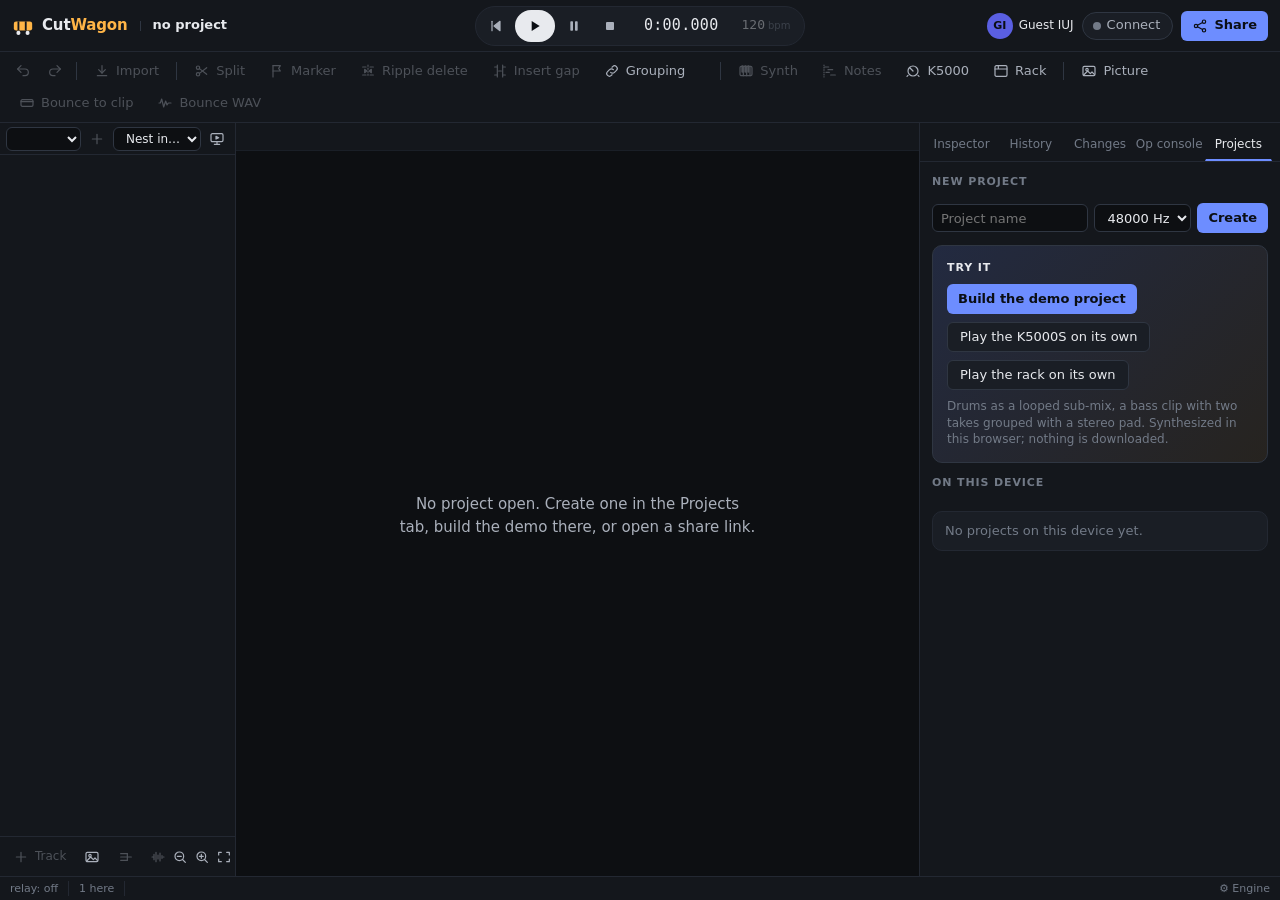
<file: index.html>
<!doctype html>
<html lang="en">
<head>
<meta charset="utf-8">
<meta name="viewport" content="width=device-width, initial-scale=1, viewport-fit=cover">
<meta name="theme-color" content="#14171c">
<meta name="robots" content="noindex, nofollow">
<meta name="cutwagon:build" content="c6035e331cf5">
<title>CutWagon</title>
<link rel="stylesheet" href="style.css">
<link rel="icon" href="data:image/svg+xml,%3Csvg xmlns='http://www.w3.org/2000/svg' viewBox='0 0 24 24'%3E%3Crect width='24' height='24' rx='5' fill='%2314171c'/%3E%3Crect x='3' y='6' width='18' height='9' rx='2' fill='%23ffb547'/%3E%3Ccircle cx='7.5' cy='18' r='2' fill='%23e8eaee'/%3E%3Ccircle cx='16.5' cy='18' r='2' fill='%23e8eaee'/%3E%3C/svg%3E">
</head>
<body>
<header id="topbar">
  <div class="tb-left">
    <div class="brand" title="CutWagon v0 — audio">
      <svg class="logo" width="22" height="22" viewBox="0 0 24 24" aria-hidden="true"><rect x="2" y="7" width="20" height="10" rx="2.5" fill="var(--brand)"/><rect x="6" y="7" width="2" height="10" fill="var(--panel)"/><rect x="14" y="7" width="2" height="10" fill="var(--panel)"/><circle cx="7" cy="19.5" r="2.2" fill="var(--text)"/><circle cx="17" cy="19.5" r="2.2" fill="var(--text)"/></svg>
      <span class="word">Cut<b>Wagon</b></span>
    </div>
    <span class="vsep"></span>
    <span id="proj-name" class="proj-name">no project</span>
    <span class="solo-only solo-title">K5000S <small>additive synthesizer · a CutWagon instrument</small></span>
  </div>
  <div class="tb-center transport">
    <button id="btn-home" class="ib" data-icon="home" title="Go to start (Home)" aria-label="Go to start"></button>
    <button id="btn-play" class="ib play" data-icon="play" title="Play (Space)" aria-label="Play"></button>
    <button id="btn-pause" class="ib" data-icon="pause" title="Pause here (Enter)" aria-label="Pause"></button>
    <button id="btn-stop" class="ib" data-icon="stop" title="Stop and return to start of playback" aria-label="Stop"></button>
    <div id="time-display" class="time">0:00.000</div>
    <button id="btn-tempo" class="tempo" title="Tempo and beats per bar: the grid, the bars-and-beats ruler and synth patterns follow it"><span id="tempo-val">120</span><small>bpm</small></button>
  </div>
  <div class="tb-right solo-only">
    <a id="solo-exit" class="btn-link" href="#" title="Open the CutWagon editor: projects, the timeline, K5000 clips you can record into">Open the editor</a>
  </div>
  <div class="tb-right collab">
    <div id="presence-list" class="presence"></div>
    <button id="btn-connect" class="pill" title="Connect this project to the relay"><span class="dot"></span><span class="lbl">Connect</span></button>
    <button id="btn-collab" class="primary" data-icon="share" title="Your name, the relay, and a link to this project"><span class="lbl">Share</span></button>
    <div id="collab-panel" class="popover" hidden>
      <h4>Share this project</h4>
      <label class="pfield"><span>Your name</span><input id="my-name" class="my-name" title="Your display name" spellcheck="false"></label>
      <label class="pfield relay-only"><span>Relay</span><input id="relay-url" class="relay-url" spellcheck="false" title="Relay WebSocket URL"></label>
      <div class="prow relay-only"><button id="btn-share" data-icon="copy" title="Copy a link that opens this project and connects to the relay"><span class="lbl">Copy link</span></button><input id="share-out" class="share-out" readonly title="Share link" placeholder="share link"></div>
      <p class="muted small relay-only">Anyone with the link opens this project and edits it with you, live, through the relay.</p>
      <p id="collab-host-note" class="muted small" hidden>This copy cannot reach a relay, so it cannot share. Tabs of this page in one browser edit together.</p>
    </div>
  </div>
</header>

<nav id="toolbar" aria-label="Edit">
  <div class="group">
    <button id="btn-undo" class="ib" data-icon="undo" title="Undo your last change (Ctrl+Z); History undoes any change" aria-label="Undo"></button>
    <button id="btn-redo" class="ib" data-icon="redo" title="Redo what you undid (Shift+Ctrl+Z)" aria-label="Redo"></button>
  </div>
  <span class="vsep"></span>
  <div class="group">
    <button id="btn-import" data-icon="import" title="Import audio, video or images (or drop them on the timeline): pictures go on a video track, sound on an audio track"><span class="lbl">Import</span></button>
    <input type="file" id="import-file" multiple accept="audio/*,video/*,image/*,.wav,.wave,.mp3,.ogg,.flac,.m4a,.aac,.opus,.webm,.mp4,.mov,.png,.jpg,.jpeg,.webp" hidden>
    <input type="file" id="take-file" multiple accept="audio/*,.wav,.wave,.mp3,.ogg,.flac,.m4a,.aac,.opus" hidden>
  </div>
  <span class="vsep"></span>
  <div class="group">
    <button id="btn-split" data-icon="split" title="Split the selected clip at the playhead (S); with nothing selected, every clip under it"><span class="lbl">Split</span></button>
    <button id="btn-marker" data-icon="marker" title="Marker at the playhead (M)"><span class="lbl">Marker</span></button>
    <button id="btn-ripple" data-icon="ripple" title="Remove the selected time range and close the gap (Shift+Delete)"><span class="lbl">Ripple delete</span></button>
    <button id="btn-insert-gap" data-icon="gap" title="Open a gap the length of the selected range at its start"><span class="lbl">Insert gap</span></button>
    <button id="btn-ignore-group" data-icon="link" title="Ignore grouping: edits reach one clip at a time (Ctrl+Shift+U)"><span class="lbl">Grouping</span></button>
    <span id="range-display" class="range"></span>
  </div>
  <span class="vsep"></span>
  <div class="group">
    <button id="btn-synth" data-icon="keys" title="New synth clip: a note pattern played by the built-in synthesizer"><span class="lbl">Synth</span></button>
    <button id="btn-notes" data-icon="roll" title="Edit the selected synth clip's notes (N)"><span class="lbl">Notes</span></button>
    <div id="synth-menu" class="popover menu" hidden></div>
    <button id="btn-k5k" data-icon="knob" title="K5000: new K5000 clips, load .syx patches, and the onscreen controller (K)"><span class="lbl">K5000</span></button>
    <div id="k5k-menu" class="popover menu k5k-menu" hidden></div>
    <input type="file" id="k5k-file" accept=".syx,.mid,.ka1,.kb1,.kaa,.kba,.kc1,.kca,.sys,.zip,application/octet-stream,application/zip" multiple hidden>
    <button id="btn-rack" data-icon="seq" title="Rack: new instrument clips, and the rack — a keyboard, an arpeggiator and a step sequencer for any instrument (Shift+K)"><span class="lbl">Rack</span></button>
    <div id="rack-menu" class="popover menu rack-menu" hidden></div>
  </div>
  <span class="vsep"></span>
  <div class="group">
    <button id="btn-pic" data-icon="image" title="Pictures: comps edited as layers (image editor) or as nodes (compositor), non-destructively"><span class="lbl">Picture</span></button>
    <input type="file" id="pic-file" accept="image/*,.png,.jpg,.jpeg,.webp,.gif,.bmp,.avif" multiple hidden>
  </div>
  <span class="spacer"></span>
  <div class="group">
    <button id="btn-bounce-clip" data-icon="clip" title="Render this sequence to audio and place it on a new track — shares the mix with people who lack your processing"><span class="lbl">Bounce to clip</span></button>
    <button id="btn-bounce-wav" data-icon="wave" title="Render this sequence to a 24-bit WAV file"><span class="lbl">Bounce WAV</span></button>
  </div>
</nav>

<main id="workspace">
  <div id="main-col">
  <section id="viewer-pane" hidden aria-label="Viewer"></section>
  <section id="timeline-pane">
    <div id="tl-header">
      <select id="seq-select" title="Sequence shown in the timeline"></select>
      <button id="btn-new-seq" class="ib" data-icon="plus" title="New sequence" aria-label="New sequence"></button>
      <select id="nest-select" title="Place this sequence as a clip in another one"></select>
      <button id="btn-viewer" class="ib" data-icon="monitor" title="Show or hide the viewer: this sequence's picture" aria-label="Viewer"></button>
    </div>
    <div id="tl-tools">
      <button id="btn-add-track" data-icon="plus" title="Add a track"><span class="lbl">Track</span></button>
      <button id="btn-add-vtrack" data-icon="image" title="Add a video track (on top: upper video tracks lie over lower ones)"><span class="lbl">Video</span></button>
      <button id="btn-add-bus" data-icon="bus" title="Add a bus"><span class="lbl">Bus</span></button>
      <span class="spacer"></span>
      <button id="btn-sound-view" class="ib" data-icon="sound" title="Open this sequence in the sound editor: every sample, selections, processes" aria-label="Sound editor"></button>
      <button id="btn-zoom-out" class="ib" data-icon="zoomOut" title="Zoom out (-)" aria-label="Zoom out"></button>
      <button id="btn-zoom-in" class="ib" data-icon="zoomIn" title="Zoom in (+)" aria-label="Zoom in"></button>
      <button id="btn-fit" class="ib" data-icon="fit" title="Fit the sequence (F)" aria-label="Fit"></button>
    </div>
    <div id="track-headers"><div id="track-headers-inner"></div></div>
    <div id="canvas-wrap">
      <canvas id="timeline"></canvas>
      <div id="empty-msg" class="empty-msg"></div>
    </div>
  </section>
  <section id="roll-pane" hidden aria-label="Note editor">
    <div class="roll-bar">
      <span class="roll-ico" aria-hidden="true"></span>
      <div id="roll-title" class="roll-title"></div>
      <div id="roll-tools" class="roll-tools"></div>
      <span class="spacer"></span>
      <button id="roll-close" class="ib" data-icon="x" title="Close the note editor (N)" aria-label="Close the note editor"></button>
    </div>
    <div id="roll-wrap"><canvas id="roll"></canvas></div>
  </section>
  <section id="k5k-pane" hidden aria-label="K5000 controller"></section>
  <section id="rack-pane" hidden aria-label="Rack"></section>
  <section id="sound-pane" hidden aria-label="Sound editor"></section>
  <section id="pic-pane" hidden aria-label="Picture editor"></section>
  </div>

  <aside id="sidebar">
    <nav id="tabs">
      <button data-tab="inspector" class="on">Inspector</button>
      <button data-tab="history" title="Every change as a tree: undo or redo any of them, and fold back in what an undo left unmerged">History <span id="history-badge" class="badge" hidden></span></button>
      <button data-tab="changes">Changes <span id="changes-badge" class="badge" hidden></span></button>
      <button data-tab="console">Op console</button>
      <button data-tab="projects">Projects</button>
    </nav>
    <div class="tab-body" id="tab-inspector"></div>
    <div class="tab-body" id="tab-history" hidden>
      <p class="muted small">Every change, newest first. Undo takes a change back whole, on everyone's copy. Edits that needed it are not lost: they hang off it here as unmerged, and Smart merge folds them back in.</p>
      <div id="hist-tree"></div>
      <div id="hist-detail" class="hist-detail"></div>
    </div>
    <div class="tab-body" id="tab-changes" hidden>
      <p class="muted small">What merging other people's edits did to ops: re-based through a ripple they had not seen, or rejected because they no longer make sense. Nothing is dropped silently.</p>
      <ul id="changes-list" class="changes"></ul>
      <h3>Rejected in this project (<span id="rejected-count">0</span>)</h3>
      <ul id="rejected-list" class="changes"></ul>
    </div>
    <div class="tab-body" id="tab-console" hidden>
      <p class="muted small">Ops are JSON — what the UI, scripts and agents all submit. Preview applies to a copy; Submit logs it as this tab.</p>
      <textarea id="op-json" spellcheck="false" placeholder='{"op": "add_marker", "id": "mk1", "sequence": "main", "at": 705600000, "label": "one second"}'></textarea>
      <div class="row">
        <input id="op-author" placeholder="author (default: your name)" spellcheck="false">
        <input id="op-note" placeholder="note: why" spellcheck="false">
      </div>
      <div class="btns">
        <button id="btn-op-preview">Preview</button>
        <button id="btn-op-submit" class="primary">Submit</button>
        <button id="btn-op-example">Example</button>
        <button id="btn-op-schema">Schema</button>
      </div>
      <div id="op-result" class="op-result"></div>
      <h3>History <span id="log-count" class="muted small"></span> <button id="btn-refresh-log" class="small">↻</button></h3>
      <div class="log-wrap">
        <table class="log"><thead><tr><th>#</th><th>op id</th><th>author</th><th>op</th><th>outcome</th><th>note</th></tr></thead><tbody id="log-rows"></tbody></table>
      </div>
      <pre id="op-detail" class="op-detail"></pre>
    </div>
    <div class="tab-body" id="tab-projects" hidden>
      <form id="new-project" class="new-project">
        <h3>New project</h3>
        <input id="np-name" placeholder="Project name" spellcheck="false">
        <select id="np-rate" title="Project sample rate"><option value="48000" selected>48000 Hz</option><option value="44100">44100 Hz</option><option value="96000">96000 Hz</option></select>
        <button id="btn-new-project" class="primary" type="submit">Create</button>
      </form>
      <div class="try">
        <h3>Try it</h3>
        <button id="btn-demo" class="primary" type="button">Build the demo project</button>
        <a id="btn-solo-k5k" class="btn-link" href="#k5000" title="The K5000 clone on its own: knobs, keyboard, typing and MIDI, no project needed">Play the K5000S on its own</a>
        <a id="btn-solo-rack" class="btn-link" href="#rack" title="The rack on its own: any instrument with a keyboard, an arpeggiator and a step sequencer, no project needed">Play the rack on its own</a>
        <p class="muted small">Drums as a looped sub-mix, a bass clip with two takes grouped with a stereo pad. Synthesized in this browser; nothing is downloaded.</p>
      </div>
      <p id="host-note" class="note small" hidden>This copy runs entirely in your browser and keeps projects on this device. Tabs of this page share edits live. Editing with other people needs the relay, which this host cannot reach: run CutWagon locally (<code>python service/relay/relay.py --web web</code>) and use Share.</p>
      <h3>On this device</h3>
      <ul id="project-list" class="projects"></ul>
    </div>
  </aside>
</main>

<footer id="statusbar">
  <span id="relay-state" class="st offline">relay: off</span>
  <span id="here-count" class="st"></span>
  <span id="st-doc" class="st"></span>
  <span class="spacer"></span>
  <details id="st-more" class="st-more">
    <summary title="Engine details: render, cache, audio">Engine</summary>
    <div class="st-pop">
      <span id="st-render" class="st"></span>
      <span id="st-cache" class="st"></span>
      <span id="st-audio" class="st"></span>
      <span id="st-live" class="st"></span>
      <select id="st-background" class="bg-choice" aria-label="When this tab is in the background" title="When this tab is in the background: keep playing, in time, or pause and carry on from the same place when you come back. Kept in this browser; it applies to the instruments and to the timeline."><option value="keep">Background: keep playing</option><option value="pause">Background: pause</option></select>
      <span id="st-peer" class="st"></span>
      <span id="st-core" class="st muted"></span>
    </div>
  </details>
</footer>

<div id="toasts" aria-live="polite"></div>
<div id="modal" hidden><div class="modal-box"><div class="modal-head"><b id="modal-title"></b><button id="modal-close">✕</button></div><pre id="modal-body"></pre></div></div>
<div id="fatal"></div>
<script type="module" src="app.js"></script>
</body>
</html>
</file>
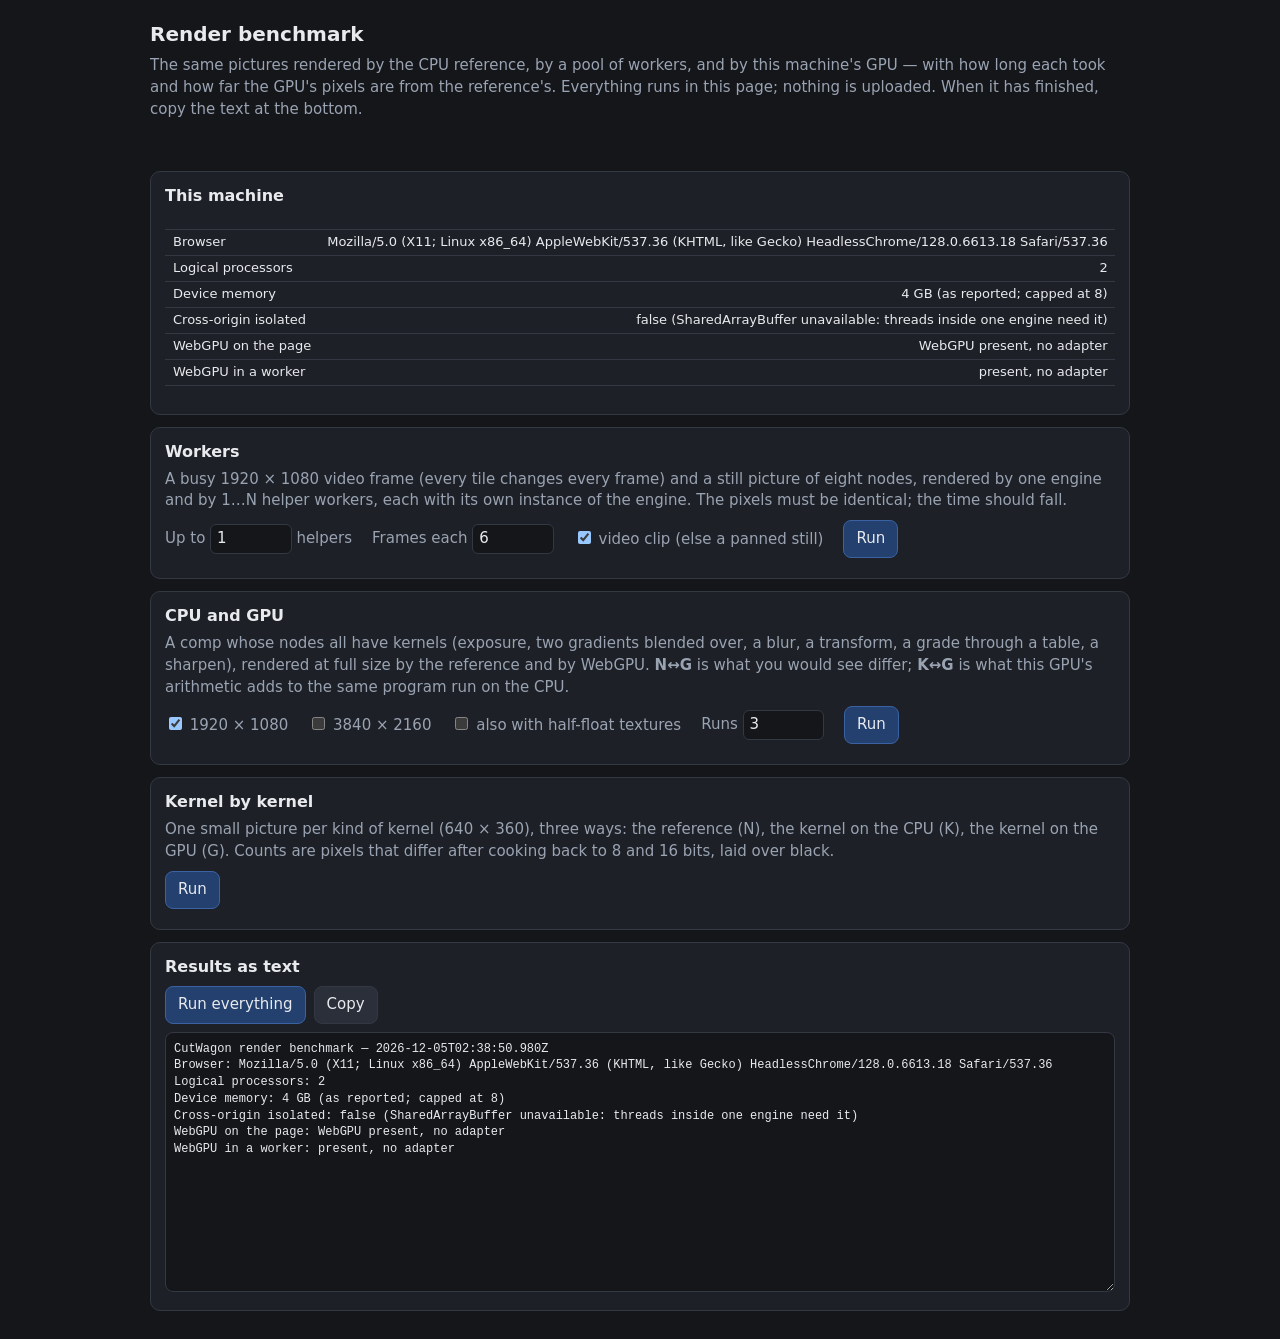
<file: bench.html>
<!doctype html>
<html lang="en">
<head>
<meta charset="utf-8">
<meta name="viewport" content="width=device-width, initial-scale=1">
<meta name="robots" content="noindex, nofollow">
<meta name="cutwagon:build" content="c6035e331cf5">
<title>CutWagon — render benchmark</title>
<style>
  :root { color-scheme: dark; --bg: #14161a; --panel: #1d2026; --line: #333843; --text: #e8eaee; --dim: #9aa3b2; --accent: #6ea8ff; --bad: #ff8a7a; --good: #7fd6a0; }
  body { margin: 0; background: var(--bg); color: var(--text); font: 15px/1.45 system-ui, -apple-system, "Segoe UI", sans-serif; }
  main { max-width: 980px; margin: 0 auto; padding: 16px; }
  h1 { font-size: 20px; margin: 4px 0 2px; }
  h2 { font-size: 16px; margin: 0 0 6px; }
  p { margin: 6px 0; color: var(--dim); }
  section { background: var(--panel); border: 1px solid var(--line); border-radius: 10px; padding: 12px 14px; margin: 12px 0; }
  button { font: inherit; color: var(--text); background: #2a2f3a; border: 1px solid var(--line); border-radius: 8px; padding: 7px 12px; cursor: pointer; }
  button:hover { border-color: var(--accent); }
  button:disabled { opacity: .5; cursor: default; }
  button.go { background: #24406e; border-color: #3b62a3; }
  label { color: var(--dim); margin-right: 12px; white-space: nowrap; }
  select, input[type=number] { font: inherit; color: var(--text); background: var(--bg); border: 1px solid var(--line); border-radius: 6px; padding: 3px 6px; }
  input[type=number] { width: 4.5em; }
  .row { display: flex; flex-wrap: wrap; align-items: center; gap: 8px; margin: 8px 0; }
  table { border-collapse: collapse; width: 100%; font-size: 13px; margin: 8px 0; display: block; overflow-x: auto; }
  th, td { text-align: right; padding: 3px 8px; border-bottom: 1px solid var(--line); white-space: nowrap; }
  th:first-child, td:first-child { text-align: left; }
  th { color: var(--dim); font-weight: 500; }
  .ok { color: var(--good); } .bad { color: var(--bad); } .dim { color: var(--dim); }
  #status { position: sticky; top: 0; background: var(--bg); padding: 6px 0; z-index: 1; min-height: 1.4em; }
  textarea { width: 100%; box-sizing: border-box; height: 260px; background: var(--bg); color: var(--text); border: 1px solid var(--line); border-radius: 8px; font: 12px/1.4 ui-monospace, Menlo, Consolas, monospace; padding: 8px; }
  code { font: 13px ui-monospace, Menlo, Consolas, monospace; color: var(--text); }
</style>
</head>
<body>
<main>
  <h1>Render benchmark</h1>
  <p>The same pictures rendered by the CPU reference, by a pool of workers, and by this machine's GPU — with how long each took and how far the GPU's pixels are from the reference's. Everything runs in this page; nothing is uploaded. When it has finished, copy the text at the bottom.</p>
  <div id="status" role="status" aria-live="polite"></div>

  <section>
    <h2>This machine</h2>
    <table id="env"></table>
  </section>

  <section>
    <h2>Workers</h2>
    <p>A busy 1920 × 1080 video frame (every tile changes every frame) and a still picture of eight nodes, rendered by one engine and by 1…N helper workers, each with its own instance of the engine. The pixels must be identical; the time should fall.</p>
    <div class="row">
      <label>Up to <input type="number" id="w-max" min="1" max="8" value="4"> helpers</label>
      <label>Frames each <input type="number" id="w-frames" min="2" max="60" value="6"></label>
      <label><input type="checkbox" id="w-video" checked> video clip (else a panned still)</label>
      <button class="go" id="run-workers">Run</button>
    </div>
    <div id="workers"></div>
  </section>

  <section>
    <h2>CPU and GPU</h2>
    <p>A comp whose nodes all have kernels (exposure, two gradients blended over, a blur, a transform, a grade through a table, a sharpen), rendered at full size by the reference and by WebGPU. <b>N↔G</b> is what you would see differ; <b>K↔G</b> is what this GPU's arithmetic adds to the same program run on the CPU.</p>
    <div class="row">
      <label><input type="checkbox" id="g-1080" checked> 1920 × 1080</label>
      <label><input type="checkbox" id="g-4k"> 3840 × 2160</label>
      <label><input type="checkbox" id="g-half"> also with half-float textures</label>
      <label>Runs <input type="number" id="g-runs" min="1" max="20" value="3"></label>
      <button class="go" id="run-gpu">Run</button>
    </div>
    <div id="gpu"></div>
  </section>

  <section>
    <h2>Kernel by kernel</h2>
    <p>One small picture per kind of kernel (640 × 360), three ways: the reference (N), the kernel on the CPU (K), the kernel on the GPU (G). Counts are pixels that differ after cooking back to 8 and 16 bits, laid over black.</p>
    <div class="row"><button class="go" id="run-kernels">Run</button></div>
    <div id="kernels"></div>
  </section>

  <section>
    <h2>Results as text</h2>
    <div class="row"><button class="go" id="run-all">Run everything</button><button id="copy">Copy</button><span id="copied" class="dim"></span></div>
    <textarea id="report" readonly aria-label="Results as text"></textarea>
  </section>
</main>
<script type="module" src="bench.js"></script>
</body>
</html>
</file>
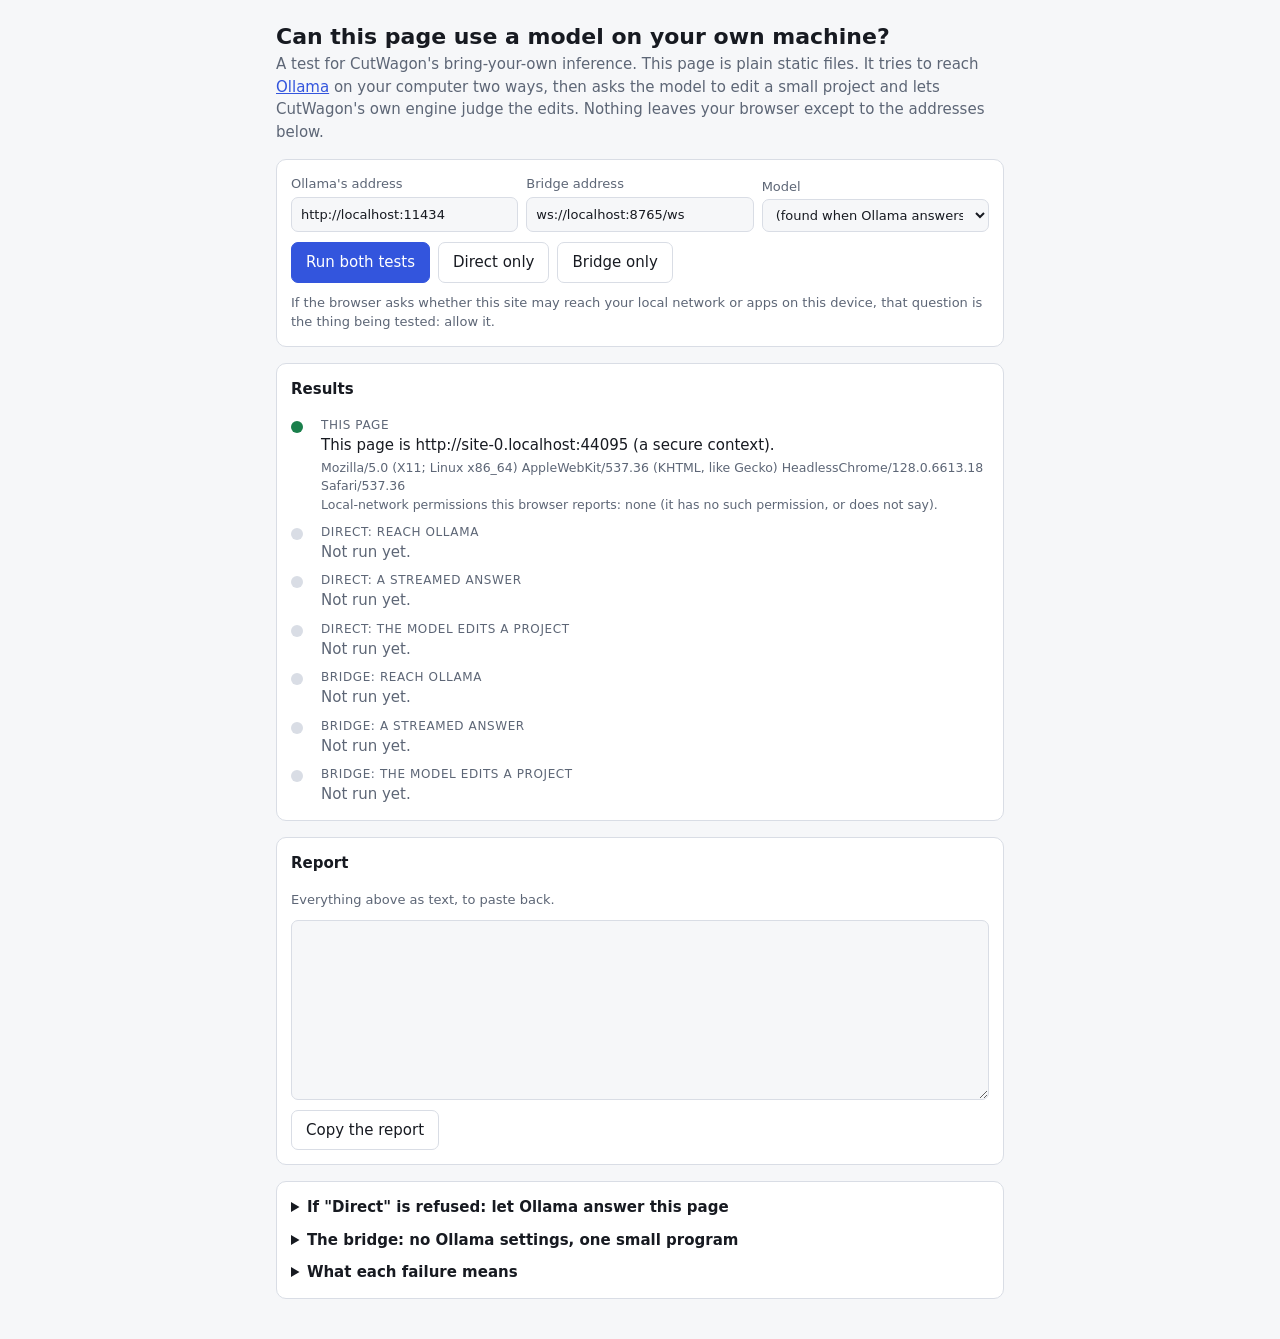
<file: byo.html>
<!doctype html>
<html lang="en">
<head>
<meta charset="utf-8">
<meta name="viewport" content="width=device-width, initial-scale=1, viewport-fit=cover">
<meta name="robots" content="noindex, nofollow">
<title>CutWagon · your own model</title>
<style>
  :root { --bg: #f6f7f9; --panel: #ffffff; --text: #171a21; --muted: #5d6676; --line: #d9dde5; --accent: #3355dd; --ok: #1a7f4b; --bad: #b3261e; --warn: #a15c00; --code: #eef0f4; color-scheme: light; }
  @media (prefers-color-scheme: dark) { :root { --bg: #0f1116; --panel: #171a21; --text: #e7eaf0; --muted: #98a2b3; --line: #2a2f3a; --accent: #6d8dff; --ok: #4cc38a; --bad: #ff8a80; --warn: #f0b24a; --code: #10131a; color-scheme: dark; } }
  * { box-sizing: border-box; }
  body { margin: 0; background: var(--bg); color: var(--text); font: 15px/1.5 system-ui, -apple-system, "Segoe UI", Roboto, sans-serif; }
  main { max-width: 760px; margin: 0 auto; padding-block: 20px 40px; padding-left: max(16px, env(safe-area-inset-left, 0px)); padding-right: max(16px, env(safe-area-inset-right, 0px)); display: flex; flex-direction: column; gap: 16px; }
  h1 { font-size: 22px; margin: 0; text-wrap: balance; }
  h2 { font-size: 15px; margin: 0 0 6px; }
  p { margin: 0; }
  .muted { color: var(--muted); }
  .small { font-size: 13px; }
  section { background: var(--panel); border: 1px solid var(--line); border-radius: 10px; padding: 14px; display: flex; flex-direction: column; gap: 10px; min-width: 0; }
  label { display: flex; flex-direction: column; gap: 3px; font-size: 13px; color: var(--muted); min-width: 0; }
  input, select, textarea { font: inherit; color: var(--text); background: var(--bg); border: 1px solid var(--line); border-radius: 7px; padding: 7px 9px; min-width: 0; width: 100%; }
  textarea { font: 12px/1.45 ui-monospace, SFMono-Regular, Menlo, Consolas, monospace; height: 180px; }
  .row { display: flex; flex-wrap: wrap; gap: 8px; align-items: flex-end; }
  .row > label { flex: 1 1 220px; }
  button { font: inherit; padding: 8px 14px; border-radius: 7px; border: 1px solid var(--line); background: var(--panel); color: var(--text); cursor: pointer; }
  button.primary { background: var(--accent); border-color: var(--accent); color: #fff; }
  button:disabled { opacity: 0.55; cursor: default; }
  ol.steps { list-style: none; margin: 0; padding: 0; display: flex; flex-direction: column; gap: 8px; }
  ol.steps li { display: grid; grid-template-columns: 22px 1fr; gap: 2px 8px; align-items: start; min-width: 0; }
  .s-dot { width: 12px; height: 12px; border-radius: 50%; margin-top: 5px; background: var(--line); }
  li[data-state=ok] .s-dot { background: var(--ok); }
  li[data-state=bad] .s-dot { background: var(--bad); }
  li[data-state=warn] .s-dot { background: var(--warn); }
  li[data-state=run] .s-dot { background: var(--accent); animation: pulse 1s infinite; }
  @keyframes pulse { 50% { opacity: 0.3; } }
  @media (prefers-reduced-motion: reduce) { li[data-state=run] .s-dot { animation: none; } }
  .s-name { font-size: 12px; text-transform: uppercase; letter-spacing: 0.05em; color: var(--muted); }
  .s-text { overflow-wrap: anywhere; }
  .s-detail { grid-column: 2; font-size: 12.5px; color: var(--muted); white-space: pre-wrap; overflow-wrap: anywhere; }
  .s-detail:empty { display: none; }
  pre { margin: 0; background: var(--code); border: 1px solid var(--line); border-radius: 7px; padding: 8px 10px; font: 12px/1.45 ui-monospace, SFMono-Regular, Menlo, Consolas, monospace; overflow-x: auto; }
  code { font: 12.5px ui-monospace, SFMono-Regular, Menlo, Consolas, monospace; background: var(--code); padding: 1px 4px; border-radius: 4px; overflow-wrap: anywhere; }
  details summary { cursor: pointer; font-weight: 600; }
  details > * + * { margin-top: 8px; }
  a { color: var(--accent); }
</style>
</head>
<body>
<main>
  <header>
    <h1>Can this page use a model on your own machine?</h1>
    <p class="muted">A test for CutWagon's bring-your-own inference. This page is plain static files. It tries to reach <a href="https://ollama.com" rel="noopener">Ollama</a> on your computer two ways, then asks the model to edit a small project and lets CutWagon's own engine judge the edits. Nothing leaves your browser except to the addresses below.</p>
  </header>

  <section>
    <div class="row">
      <label>Ollama's address<input id="base" value="http://localhost:11434" spellcheck="false" autocapitalize="off"></label>
      <label>Bridge address<input id="bridge" value="ws://localhost:8765/ws" spellcheck="false" autocapitalize="off"></label>
      <label>Model<select id="model"><option value="">(found when Ollama answers)</option></select></label>
    </div>
    <div class="row">
      <button id="run-all" class="run primary">Run both tests</button>
      <button id="run-direct" class="run">Direct only</button>
      <button id="run-bridge" class="run">Bridge only</button>
    </div>
    <p class="muted small">If the browser asks whether this site may reach your local network or apps on this device, that question is the thing being tested: allow it.</p>
  </section>

  <section>
    <h2>Results</h2>
    <ol class="steps">
      <li data-step="setup"><span class="s-dot"></span><div><div class="s-name">This page</div><div class="s-text">…</div></div><div class="s-detail"></div></li>
      <li data-step="direct"><span class="s-dot"></span><div><div class="s-name">Direct: reach Ollama</div><div class="s-text muted">Not run yet.</div></div><div class="s-detail"></div></li>
      <li data-step="direct-chat"><span class="s-dot"></span><div><div class="s-name">Direct: a streamed answer</div><div class="s-text muted">Not run yet.</div></div><div class="s-detail"></div></li>
      <li data-step="direct-ops"><span class="s-dot"></span><div><div class="s-name">Direct: the model edits a project</div><div class="s-text muted">Not run yet.</div></div><div class="s-detail"></div></li>
      <li data-step="bridge"><span class="s-dot"></span><div><div class="s-name">Bridge: reach Ollama</div><div class="s-text muted">Not run yet.</div></div><div class="s-detail"></div></li>
      <li data-step="bridge-chat"><span class="s-dot"></span><div><div class="s-name">Bridge: a streamed answer</div><div class="s-text muted">Not run yet.</div></div><div class="s-detail"></div></li>
      <li data-step="bridge-ops"><span class="s-dot"></span><div><div class="s-name">Bridge: the model edits a project</div><div class="s-text muted">Not run yet.</div></div><div class="s-detail"></div></li>
    </ol>
  </section>

  <section>
    <h2>Report</h2>
    <p class="muted small">Everything above as text, to paste back.</p>
    <textarea id="report" readonly aria-label="Test report"></textarea>
    <div class="row"><button id="copy">Copy the report</button></div>
  </section>

  <section>
    <details>
      <summary>If "Direct" is refused: let Ollama answer this page</summary>
      <p class="small">Ollama answers pages served from <code>localhost</code>, <code>127.0.0.1</code> and <code>0.0.0.0</code> only, unless <code>OLLAMA_ORIGINS</code> names more (Ollama's FAQ and source, read 2026-11-10). This page is <code class="origin"></code>, so Ollama has to be told. Then restart Ollama.</p>
      <p class="small"><b>macOS</b> (the Ollama app):</p>
      <pre>launchctl setenv OLLAMA_ORIGINS "<span class="origin"></span>"</pre>
      <p class="small"><b>Linux</b> (systemd): <code>systemctl edit ollama.service</code>, add under <code>[Service]</code>, then <code>systemctl daemon-reload &amp;&amp; systemctl restart ollama</code>:</p>
      <pre>Environment="OLLAMA_ORIGINS=<span class="origin"></span>"</pre>
      <p class="small"><b>Windows</b>: quit Ollama, add a user environment variable <code>OLLAMA_ORIGINS</code> with the value <code class="origin"></code>, start Ollama again.</p>
      <p class="small"><b>Or, in a terminal</b>, for one run:</p>
      <pre>OLLAMA_ORIGINS="<span class="origin"></span>" ollama serve</pre>
    </details>
    <details>
      <summary>The bridge: no Ollama settings, one small program</summary>
      <p class="small">The bridge runs on your machine, speaks WebSocket to this page and HTTP to Ollama, so Ollama's own settings stay as they are. It accepts only the page origins you name, because a WebSocket server on your machine is otherwise open to every website you visit. From a CutWagon checkout, with Python and <code>aiohttp</code>:</p>
      <pre>python service/bridge/bridge.py --allow-origin <span class="origin"></span></pre>
    </details>
    <details>
      <summary>What each failure means</summary>
      <p class="small"><b>"Something answers but does not accept this page"</b>: the request arrived and was turned away by the server's origin rule: set <code>OLLAMA_ORIGINS</code> or use the bridge.</p>
      <p class="small"><b>"Nothing answered, or the browser blocked it"</b>: a page cannot tell these apart. Check that Ollama is running, and look for a browser prompt or a blocked-permission icon in the address bar.</p>
      <p class="small"><b>"An https page may not call plain http on another machine"</b>: the browser's mixed-content rule. Your own machine (<code>localhost</code>) is exempt in most browsers; other machines are not.</p>
    </details>
  </section>
</main>
<script type="module" src="byo.js"></script>
</body>
</html>
</file>
<file: style.css>
:root{--bg: #0d0f12;--panel: #14171c;--panel-2: #1a1e25;--panel-3: #232833;--line: #232832;--line-2: #2f3642;--text: #e8eaee;--text-2: #aab0bb;--muted: #727a87;--accent: #6d8dff;--accent-2: #93aaff;--accent-bg: rgba(109, 141, 255, .14);--brand: #ffb547;--playhead: #ff5a5f;--ok: #3fcf8e;--warn: #f5a524;--danger: #f2555a;--env: #ffd28a;--radius: 6px;--radius-lg: 10px;--font: system-ui, -apple-system, "Segoe UI", Roboto, "Helvetica Neue", sans-serif;--mono: ui-monospace, SFMono-Regular, "SF Mono", Menlo, Consolas, monospace;color-scheme:dark}*{box-sizing:border-box}html,body{margin:0;height:100%}body{background:var(--bg);color:var(--text);font:13px/1.4 var(--font);display:grid;grid-template-rows:auto auto minmax(0,1fr) auto;overflow:hidden;-webkit-font-smoothing:antialiased}::selection{background:var(--accent-bg)}button,input,select,textarea{font:inherit;color:inherit}code,.mono{font-family:var(--mono);font-size:12px}.muted{color:var(--muted)}.small{font-size:12px}.spacer{flex:1}.vsep{width:1px;align-self:stretch;margin:6px 4px;background:var(--line-2);flex:none}.ok{color:var(--ok)}button{display:inline-flex;align-items:center;gap:6px;height:30px;padding:0 10px;background:transparent;color:var(--text-2);border:1px solid transparent;border-radius:var(--radius);cursor:pointer;white-space:nowrap;transition:background .12s,color .12s,border-color .12s}button:hover:not(:disabled){background:var(--panel-3);color:var(--text)}button:focus-visible{outline:2px solid var(--accent);outline-offset:1px}button:disabled{opacity:.38;cursor:default}button.on{color:var(--text);background:var(--accent-bg);border-color:#6d8dff73}button.primary{background:var(--accent);color:#0b0e14;font-weight:600}button.primary:hover:not(:disabled){background:var(--accent-2);color:#0b0e14}button.danger{color:#ff9c9f}button.danger:hover:not(:disabled){background:#f2555a24;color:#ffc0c2}button.small{height:24px;padding:0 8px;font-size:12px}button.ib{width:30px;padding:0;justify-content:center}button.x{height:22px;width:22px;padding:0;justify-content:center;font-size:11px;color:var(--muted)}button.x:hover:not(:disabled){color:var(--text)}.ico{flex:none;display:block}.tab-body button:not(.x):not(.primary):not(.on):not(.danger),.popover button:not(.primary){background:var(--panel-2);border-color:var(--line-2);color:var(--text)}.tab-body button.danger{border-color:#f2555a59}.tab-body button:not(.x):not(.primary):not(.on):hover:not(:disabled){background:var(--panel-3)}input,select,textarea{background:var(--bg);border:1px solid var(--line-2);border-radius:var(--radius);height:28px;padding:0 8px;min-width:0}textarea{height:auto;padding:6px 8px}select{padding-right:4px}input:focus,select:focus,textarea:focus{outline:none;border-color:var(--accent);box-shadow:0 0 0 3px var(--accent-bg)}input[type=checkbox],input[type=radio]{height:auto;accent-color:var(--accent)}input[type=range]{height:16px;padding:0;border:0;background:transparent;accent-color:var(--accent);box-shadow:none}input[type=number]{font-variant-numeric:tabular-nums}#topbar{display:grid;grid-template-columns:minmax(0,1fr) auto minmax(0,1fr);align-items:center;gap:12px;padding:0 12px;height:52px;background:var(--panel);border-bottom:1px solid var(--line);position:relative;z-index:20}.tb-left,.tb-right,.tb-center{display:flex;align-items:center;gap:8px;min-width:0}.tb-right{justify-content:flex-end}.brand{display:flex;align-items:center;gap:8px;flex:none}.brand .word{font-weight:700;font-size:15px;letter-spacing:-.01em;color:var(--text)}.brand .word b{color:var(--brand);font-weight:700}.proj-name{font-weight:600;color:var(--text);overflow:hidden;text-overflow:ellipsis;white-space:nowrap;min-width:0}.transport{background:var(--panel-2);border:1px solid var(--line);border-radius:999px;padding:3px;gap:2px}.transport button.ib{width:34px;height:32px;border-radius:999px;color:var(--text-2)}.transport button.play{background:var(--text);color:#0b0e14;width:40px}.transport button.play:hover:not(:disabled){background:#fff;color:#0b0e14}.transport button.play.on{background:var(--playhead);border-color:var(--playhead);color:#fff}.time{font-family:var(--mono);font-size:15px;font-variant-numeric:tabular-nums;color:var(--text);padding:0 14px 0 10px;min-width:104px;text-align:right;letter-spacing:.02em}.presence{display:flex;align-items:center;gap:6px;min-width:0;overflow:hidden}.who{display:inline-flex;align-items:center;gap:6px;font-size:12px;color:var(--text-2);white-space:nowrap}.who .av{width:26px;height:26px;border-radius:50%;flex:none;display:grid;place-items:center;font-size:11px;font-weight:700;color:#0b0e14;background:var(--c, var(--muted));box-shadow:0 0 0 2px var(--panel)}.who.me .nm{color:var(--text)}.who .nm{max-width:110px;overflow:hidden;text-overflow:ellipsis}button.pill{height:28px;border-radius:999px;padding:0 12px 0 10px;border-color:var(--line-2);background:var(--panel-2);color:var(--text-2)}button.pill .dot{width:8px;height:8px;border-radius:50%;background:var(--muted)}button.pill.on{background:#3fcf8e1f;border-color:#3fcf8e73;color:var(--text)}button.pill.on .dot{background:var(--ok);box-shadow:0 0 0 3px #3fcf8e33}.popover{position:absolute;top:calc(100% + 6px);right:12px;width:min(360px,calc(100vw - 24px));background:var(--panel-2);border:1px solid var(--line-2);border-radius:var(--radius-lg);box-shadow:0 18px 40px #0000008c;padding:14px;z-index:40;display:flex;flex-direction:column;gap:10px}.popover[hidden]{display:none}.popover h4{margin:0;font-size:13px;color:var(--text)}.pfield{display:flex;flex-direction:column;gap:4px;font-size:12px;color:var(--text-2)}.prow{display:flex;gap:6px}.prow input{flex:1;color:var(--text-2);font-size:12px}.popover p{margin:0}.relay-url,.share-out{font-family:var(--mono);font-size:12px}#toolbar{display:flex;align-items:center;gap:2px;flex-wrap:wrap;padding:4px 8px;min-height:40px;min-width:0;background:var(--panel);border-bottom:1px solid var(--line)}#toolbar .group{display:flex;align-items:center;gap:2px;flex-wrap:wrap;min-width:0}#toolbar button{height:30px}#btn-ignore-group.on{background:#f5a52424;border-color:#f5a52480;color:#ffd28a}.range{font-family:var(--mono);font-size:12px;color:var(--accent-2);padding:0 8px;font-variant-numeric:tabular-nums}#workspace{display:grid;grid-template-columns:minmax(0,1fr) 360px;min-height:0}#main-col{display:flex;flex-direction:column;min-height:0;min-width:0;border-right:1px solid var(--line)}#timeline-pane{display:grid;grid-template-columns:236px minmax(0,1fr);grid-template-rows:32px minmax(0,1fr) 40px;flex:1;min-height:0;min-width:0;position:relative}#timeline-pane.drop:after{content:attr(data-drop);position:absolute;inset:8px;display:flex;align-items:center;justify-content:center;background:#6d8dff14;border:2px dashed var(--accent);border-radius:var(--radius-lg);font-size:15px;color:var(--text);pointer-events:none}#tl-header,#tl-tools{grid-column:1;display:flex;align-items:center;gap:4px;padding:0 6px;min-width:0;background:var(--panel);border-right:1px solid var(--line)}#tl-header{grid-row:1;border-bottom:1px solid var(--line)}#tl-tools{grid-row:3;border-top:1px solid var(--line)}#tl-header select{flex:1;min-width:0;height:24px;font-size:12px}#tl-header #nest-select{flex:0 0 88px}#tl-header button.ib{width:24px;height:24px;flex:none}#tl-tools button{height:28px;padding:0 6px;font-size:12px}#tl-tools button.ib{width:28px;padding:0}#tl-tools #btn-add-vtrack .lbl,#tl-tools #btn-add-bus .lbl{display:none}#tl-header #btn-viewer.on{color:var(--accent-2);background:var(--accent-bg)}#track-headers{grid-row:2;grid-column:1;overflow:hidden;background:var(--panel);border-right:1px solid var(--line);position:relative}#track-headers-inner{will-change:transform}#canvas-wrap{grid-row:1 / span 3;grid-column:2;position:relative;min-width:0;min-height:0;overflow:hidden}#timeline{display:block;touch-action:none}.empty-msg{position:absolute;inset:32px 24px 0;display:flex;align-items:center;justify-content:center;text-align:center;color:var(--text-2);font-size:15px;line-height:1.5;pointer-events:none;padding:0 10%;text-wrap:balance}.empty-msg[hidden]{display:none}.trk{display:flex;border-bottom:1px solid var(--line);background:var(--panel);user-select:none;position:relative}.trk.selected{background:#181c25}.trk.selected:after{content:"";position:absolute;inset:0 0 0 auto;width:2px;background:var(--accent)}.trk-color{width:4px;flex:none;margin:8px 0 8px 6px;border-radius:2px}.trk-body{flex:1;display:flex;flex-direction:column;justify-content:center;gap:4px;padding:6px 8px 6px 7px;min-width:0}.trk-row{display:flex;align-items:center;gap:4px;min-width:0}.trk-name{flex:1;background:transparent;border-color:transparent;font-weight:600;height:22px;padding:0 4px;color:var(--text);font-size:13px}.trk-name:hover{border-color:var(--line-2)}.tog{width:22px;height:20px;padding:0;justify-content:center;font-size:10px;font-weight:700;border-radius:4px;color:var(--muted);border:1px solid var(--line-2)}.tog.mute.on{background:var(--danger);border-color:var(--danger);color:#fff}.tog.solo.on{background:var(--warn);border-color:var(--warn);color:#1a1205}.trk-row.lvl{gap:6px}.trk-fader{flex:1;min-width:40px}.trk-gain{width:44px;height:20px;font-size:11px;padding:0 4px;text-align:right;font-family:var(--mono);background:transparent;border-color:transparent;color:var(--text-2)}.trk-gain:hover,.trk-gain:focus{border-color:var(--line-2);background:var(--bg)}.trk-pan{width:38px;flex:none}.pan-val{font-family:var(--mono);font-size:10px;color:var(--muted);width:26px;text-align:right}.out-l,.env-l{color:var(--muted);font-size:11px;flex:none}.env-l{margin-left:4px;color:var(--env);opacity:.7}.trk-out,.trk-lane{flex:1;min-width:0;height:20px;font-size:11px;padding:0 2px;background:transparent;border-color:transparent;color:var(--text-2)}.trk-out:hover,.trk-lane:hover{border-color:var(--line-2)}.trk.has-lane .trk-lane{color:var(--env)}.trk.has-lane .env-l{opacity:1}input[type=range].trk-fader,input[type=range].trk-pan,input[type=range].ctl-r{-webkit-appearance:none;appearance:none;height:18px;background:transparent;cursor:pointer}input[type=range].trk-fader::-webkit-slider-runnable-track,input[type=range].ctl-r::-webkit-slider-runnable-track,input[type=range].trk-pan::-webkit-slider-runnable-track{height:4px;border-radius:2px;background:linear-gradient(to right,var(--trk, var(--accent)) var(--fill, 50%),var(--line-2) var(--fill, 50%))}input[type=range].trk-pan::-webkit-slider-runnable-track{background:var(--line-2)}input[type=range].trk-fader::-moz-range-track,input[type=range].ctl-r::-moz-range-track,input[type=range].trk-pan::-moz-range-track{height:4px;border-radius:2px;background:var(--line-2)}input[type=range].trk-fader::-moz-range-progress,input[type=range].ctl-r::-moz-range-progress{height:4px;border-radius:2px;background:var(--trk, var(--accent))}input[type=range].trk-fader::-webkit-slider-thumb,input[type=range].ctl-r::-webkit-slider-thumb,input[type=range].trk-pan::-webkit-slider-thumb{-webkit-appearance:none;width:12px;height:12px;margin-top:-4px;border-radius:50%;background:#e8eaee;border:0;box-shadow:0 1px 3px #0009}input[type=range].trk-fader::-moz-range-thumb,input[type=range].ctl-r::-moz-range-thumb,input[type=range].trk-pan::-moz-range-thumb{width:12px;height:12px;border-radius:50%;background:#e8eaee;border:0}input[type=range]:focus-visible{outline:2px solid var(--accent);outline-offset:2px}.ctl{display:grid;grid-template-columns:84px minmax(0,1fr) 74px auto;align-items:center;gap:8px;min-height:26px}.ctl-l{color:var(--muted);font-size:12px;white-space:nowrap;overflow:hidden;text-overflow:ellipsis}button.ctl-v{height:22px;padding:0 6px;justify-content:flex-end;font-family:var(--mono);font-size:11px;color:var(--text);background:transparent!important;border:1px solid transparent!important;border-radius:4px;font-variant-numeric:tabular-nums}button.ctl-v:hover{border-color:var(--line-2)!important}.ctl-edit{height:22px;font-family:var(--mono);font-size:11px;width:74px;padding:0 6px;text-align:right}.ctl .env-btn{width:22px;height:22px;color:var(--muted)}.ctl .env-btn.on{color:var(--env)}.ctl>.env-btn .ico{width:14px;height:14px}.seg{display:inline-flex;background:var(--bg);border:1px solid var(--line-2);border-radius:7px;padding:2px;gap:2px;flex-wrap:wrap}.seg button{height:22px;padding:0 9px;font-size:12px;border-radius:5px;color:var(--text-2);background:transparent!important;border:0!important}.seg button.on{background:var(--panel-3)!important;color:var(--text);box-shadow:inset 0 0 0 1px var(--line-2)}.seg-row,.tail-row{display:flex;align-items:center;gap:8px;flex-wrap:wrap}.seg-row>.ctl-l,.tail-row>.ctl-l{width:84px;flex:none}button.sw{width:30px;height:18px;padding:2px;border-radius:9px;background:var(--line-2)!important;border:0!important;justify-content:flex-start;flex:none}button.sw .knob{width:14px;height:14px;border-radius:50%;background:#aab0bb;transition:transform .12s}button.sw.on{background:var(--accent)!important}button.sw.on .knob{transform:translate(12px);background:#fff}.sw-l{display:inline-flex;align-items:center;gap:6px;font-size:12px;color:var(--text-2);cursor:pointer}.sw-row{display:flex;gap:18px;padding:4px 0}#sidebar{display:flex;flex-direction:column;min-height:0;min-width:0;background:var(--panel)}#tabs{display:flex;gap:2px;padding:6px 8px 0;border-bottom:1px solid var(--line)}#tabs button{flex:1;min-width:0;height:32px;padding:0 6px;border-radius:6px 6px 0 0;color:var(--muted);justify-content:center;border-bottom:2px solid transparent}#tabs button:hover:not(:disabled){background:transparent;color:var(--text)}#tabs button.on{color:var(--text);background:transparent;border-color:transparent;border-bottom-color:var(--accent)}.badge{background:var(--danger);color:#fff;border-radius:8px;padding:0 5px;font-size:10px;margin-left:4px}.tab-body{flex:1;overflow:auto;padding:12px;min-height:0;display:flex;flex-direction:column;gap:12px}.tab-body[hidden]{display:none}.tab-body>p{margin:0}h3{font-size:11px;text-transform:uppercase;letter-spacing:.08em;color:var(--muted);margin:0 0 8px;font-weight:600}h4{font-size:12px;color:var(--text-2);margin:12px 0 6px;font-weight:600}.insp{background:var(--panel-2);border:1px solid var(--line);border-radius:var(--radius-lg)}.insp>h3{color:var(--text-2)}button.card-h{width:100%;height:36px;padding:0 12px;justify-content:flex-start;gap:8px;border-radius:var(--radius-lg) var(--radius-lg) 0 0;background:transparent!important;border:0!important;color:var(--text-2)}.insp.shut button.card-h{border-radius:var(--radius-lg)}button.card-h:hover{color:var(--text)}button.card-h h3{margin:0;color:inherit}.card-h .chev{width:8px;height:8px;border-right:1.5px solid currentColor;border-bottom:1.5px solid currentColor;transform:rotate(45deg) translate(-2px,-2px);flex:none;opacity:.7}.insp.shut .card-h .chev{transform:rotate(-45deg)}.card-ic{display:inline-flex;color:var(--muted)}.card-ic .ico{width:15px;height:15px}.card-aside{margin-left:auto;font-size:11px;color:var(--muted);max-width:50%;overflow:hidden;text-overflow:ellipsis}.card-b{padding:2px 12px 12px;display:flex;flex-direction:column;gap:6px}.card-b>h4{margin:8px 0 0}.kv-row{display:flex;gap:16px}.kv-row .kv>span:first-child{width:auto}.kv-row .kv:first-child>span:first-child{width:84px}.hint-empty{padding:6px 2px}.field{display:flex;align-items:center;gap:8px;margin:6px 0}.field>span:first-child{width:84px;color:var(--muted);flex:none;font-size:12px}.field input[type=number]{width:96px}.field input[type=text],.field select{flex:1}.kv{display:flex;gap:8px;margin:3px 0;align-items:baseline;font-size:12px}.kv>span:first-child{width:84px;color:var(--muted);flex:none}.kv code.id{color:var(--muted)}.note{background:#f5a52414;border:1px solid rgba(245,165,36,.3);border-radius:var(--radius);padding:8px 10px;color:#f3d9a6;margin:0}.btns{display:flex;gap:6px;flex-wrap:wrap;margin-top:8px;align-items:center}.buses{list-style:none;padding:0;margin:0;display:flex;flex-direction:column;gap:2px}.buses li{padding:6px 8px;border-radius:var(--radius);cursor:pointer;font-size:12px}.buses li:hover{background:var(--panel-3)}.buses li.on{background:var(--accent-bg)}.fx-list{display:flex;flex-direction:column;gap:8px}.fx{background:var(--bg);border:1px solid var(--line);border-radius:var(--radius);padding:8px 10px;border-left:3px solid var(--fxc, var(--accent))}.fx[data-type=reverb]{--fxc: #a77bf3}.fx[data-type=delay]{--fxc: #32b8c6}.fx[data-type=compressor]{--fxc: #f2a541}.fx[data-type=drive]{--fxc: #ef6a6a}.fx[data-type=eq]{--fxc: #3fbf8a}.fx[data-type=gain]{--fxc: #727a87}.fx.bypassed{opacity:.5}.fx-head{display:flex;align-items:center;gap:8px;margin-bottom:4px}.fx-name{font-size:12px}.fx-shape{height:24px;font-size:12px}.fx-params{display:flex;flex-direction:column;gap:2px}.fx-params .ctl{grid-template-columns:72px minmax(0,1fr) 70px auto}.fx-add{display:flex;gap:6px}.fx-add select{flex:1}.tail-row{margin-top:4px}.tail-say{margin:0}.synth-head{display:flex;gap:6px;align-items:center;flex-wrap:wrap}.synth-head select{flex:1;min-width:120px}.lane-choose p{margin:4px 0 0}.takes-list{list-style:none;padding:0;margin:0;display:flex;flex-direction:column;gap:4px}.takes-list li{display:flex;align-items:center;gap:8px;padding:4px 8px;border-radius:var(--radius);background:var(--bg);border:1px solid var(--line)}.takes-list li.on{border-color:#6d8dff80;background:var(--accent-bg)}.take-n{font-family:var(--mono);color:var(--muted);width:14px}.take-src{flex:1;color:var(--text);overflow:hidden;text-overflow:ellipsis;white-space:nowrap}.take-off{display:flex;align-items:center;gap:4px;color:var(--muted)}.take-off input{width:70px;height:24px}.interp{display:flex;flex-direction:column;gap:6px;background:var(--bg);border:1px solid var(--line);border-radius:var(--radius);padding:8px}.irow{display:flex;align-items:center;gap:6px;flex-wrap:wrap}.ilabel{width:64px;color:var(--muted);font-size:12px}.irow select{height:26px}.irow select.rate{flex:1}.presets button{height:24px;font-size:11px;padding:0 8px}.preset.on{border-color:var(--brand)!important;color:var(--text)}.origin{margin-left:auto;font-size:10px;text-transform:uppercase;letter-spacing:.06em;padding:1px 6px;border-radius:4px;display:inline-flex;gap:3px;align-items:center}.origin.take{background:#ffb54724;color:var(--brand)}.origin.source{background:var(--accent-bg);color:var(--accent-2)}.origin.media{background:var(--panel-3);color:var(--muted)}.origin button.x{height:16px;width:16px;font-size:9px}.group-box{display:flex;flex-direction:column;gap:6px;background:var(--bg);border:1px solid var(--line);border-radius:var(--radius);padding:8px;margin-top:10px}.group-box .kv{align-items:center}.group-box .kv button{margin-left:auto}.group-box .members{list-style:none;padding:0;margin:0;display:flex;flex-direction:column;gap:2px}.group-box .members li{display:flex;align-items:center;gap:6px;padding:3px 6px;border-radius:var(--radius);flex-wrap:wrap;font-size:12px}.group-box .members li.on{background:var(--accent-bg)}.group-box .members a{color:var(--text);text-decoration:none}.group-box .members a:hover{text-decoration:underline}.drift{color:#ff9c9f;font-family:var(--mono)}.past-reach{margin-left:92px}.changes{list-style:none;padding:0;margin:0;display:flex;flex-direction:column;gap:4px}.changes li{padding:6px 8px;border-radius:var(--radius);background:var(--panel-2);border-left:3px solid var(--line-2);font-size:12px}.changes li.rejected{border-left-color:var(--danger)}.changes li.rebased{border-left-color:var(--accent)}.changes li.applied{border-left-color:var(--ok)}.changes .when{color:var(--muted);font-family:var(--mono);font-size:10px;margin-right:6px}.changes .tag{font-size:10px;text-transform:uppercase;margin-right:6px;color:var(--muted)}#op-json{width:100%;height:140px;font-family:var(--mono);font-size:12px;resize:vertical}.row{display:flex;gap:6px;margin-top:6px}.row input{flex:1}.op-result .ok{border-left:3px solid var(--ok);padding:6px 8px;background:var(--panel-2);border-radius:var(--radius);color:var(--text)}.op-result .err{border-left:3px solid var(--danger);padding:6px 8px;background:#f2555a1a;color:#ffc4c6;border-radius:var(--radius)}.op-result ul{margin:4px 0;padding-left:18px}.log-wrap{max-height:320px;overflow:auto;border:1px solid var(--line);border-radius:var(--radius)}table.log{border-collapse:collapse;width:100%;font-size:11px}table.log th{position:sticky;top:0;background:var(--panel-2);text-align:left;font-weight:600;color:var(--muted);padding:4px 6px}table.log td{padding:3px 6px;border-top:1px solid var(--line);white-space:nowrap;max-width:140px;overflow:hidden;text-overflow:ellipsis}table.log tr{cursor:pointer}table.log tr:hover td{background:var(--panel-3)}table.log tr.rejected td{color:#ff9c9f}table.log tr.rebased td{color:var(--accent-2)}.op-detail{font-family:var(--mono);font-size:11px;white-space:pre-wrap;color:var(--text-2);max-height:240px;overflow:auto;margin:0}.op-detail:empty{display:none}.new-project{display:flex;flex-wrap:wrap;gap:6px;align-items:center}.new-project h3{width:100%}.new-project input{flex:1}.try{display:flex;flex-direction:column;align-items:flex-start;gap:8px;padding:14px;border-radius:var(--radius-lg);background:linear-gradient(135deg,#6d8dff29,#ffb54714);border:1px solid var(--line-2)}.try h3{margin:0;color:var(--text)}.try p{margin:0}.projects{list-style:none;padding:0;margin:0;display:flex;flex-direction:column;gap:6px}.projects li{padding:10px 12px;background:var(--panel-2);border:1px solid var(--line);border-radius:var(--radius-lg)}.projects li.on{border-color:#6d8dff99}.projects .note{flex-basis:100%}#statusbar{display:flex;align-items:center;min-height:24px;background:var(--panel);border-top:1px solid var(--line);font-size:11px;color:var(--muted);overflow:hidden;white-space:nowrap;min-width:0;padding-bottom:env(safe-area-inset-bottom,0px)}.st{padding:0 10px;border-right:1px solid var(--line)}.st.connected{color:var(--ok)}.st.connecting,.st.retrying{color:var(--warn)}.st.error{color:var(--danger)}#toasts{position:fixed;right:calc(16px + env(safe-area-inset-right,0px));bottom:calc(36px + env(safe-area-inset-bottom,0px));display:flex;flex-direction:column;gap:8px;z-index:50;max-width:420px}.toast{background:var(--panel-2);border:1px solid var(--line-2);border-left:3px solid var(--danger);color:var(--text);padding:10px 12px;border-radius:var(--radius-lg);box-shadow:0 12px 32px #00000080;cursor:pointer;font-size:12px}.toast.info{border-left-color:var(--accent)}.toast.warn{border-left-color:var(--warn)}#modal{position:fixed;inset:0;background:#05060899;display:flex;align-items:center;justify-content:center;z-index:60}#modal[hidden]{display:none}.modal-box{width:min(900px,92vw);height:min(80vh,900px);background:var(--panel-2);border:1px solid var(--line-2);border-radius:var(--radius-lg);display:flex;flex-direction:column;box-shadow:0 24px 60px #0009}.modal-head{display:flex;justify-content:space-between;align-items:center;padding:8px 12px;border-bottom:1px solid var(--line)}#modal-body{flex:1;overflow:auto;margin:0;padding:10px 12px;font-family:var(--mono);font-size:11px}#fatal{display:none}body.fatal #fatal{display:block;position:fixed;inset:30% 16px auto;max-width:640px;margin:0 auto;background:var(--panel-2);border:1px solid var(--danger);border-radius:var(--radius-lg);padding:20px;font-size:14px;z-index:100}@media (max-width: 1180px){#workspace{grid-template-columns:minmax(0,1fr) 320px}#toolbar .lbl{display:none}#toolbar button{width:34px;padding:0;justify-content:center}.who .nm{display:none}}@media (max-width: 760px){#topbar{grid-template-columns:minmax(0,1fr) auto;grid-template-rows:auto auto;height:auto;padding:6px 8px;row-gap:6px}.tb-left{grid-column:1;grid-row:1}.tb-right{grid-column:2;grid-row:1}.tb-center{grid-column:1 / span 2;grid-row:2;justify-self:center}.brand .word,#btn-connect .lbl,#btn-collab .lbl{display:none}#btn-collab{width:32px;padding:0;justify-content:center}.presence .who:not(.me)~.who:nth-child(n+4){display:none}#toolbar{padding:2px 6px;gap:0;flex-wrap:nowrap;overflow-x:auto;scrollbar-width:none}#toolbar::-webkit-scrollbar{display:none}#toolbar .group{flex-wrap:nowrap}#toolbar .group:has(#synth-menu),#toolbar .group:has(#k5k-menu){position:static}.popover.menu{position:fixed;left:8px;right:8px;top:120px;width:auto}#roll-close{order:-1}.roll-bar{gap:6px}#toolbar .vsep{margin:6px 2px}#workspace{grid-template-columns:minmax(0,1fr);grid-template-rows:minmax(220px,1fr) minmax(180px,42%)}#main-col{border-right:0;border-bottom:1px solid var(--line)}#roll-pane{height:200px}.roll-hint,button.tempo small,#st-doc{display:none}#timeline-pane{grid-template-columns:148px minmax(0,1fr);grid-template-rows:32px minmax(0,1fr) auto;border-right:0;border-bottom:1px solid var(--line)}#tl-tools{padding:4px;gap:0;justify-content:space-between}#tl-tools .lbl,#tl-tools .spacer{display:none}#tl-tools button,#tl-tools button.ib{width:26px;height:28px;padding:0;justify-content:center}#tl-header #nest-select{flex-basis:48px}.trk-gain{width:42px}.trk-pan,.pan-val,.env-l,.trk-lane{display:none}#toasts{left:calc(12px + env(safe-area-inset-left,0px));right:calc(12px + env(safe-area-inset-right,0px));max-width:none}.modal-box{width:100%;height:86vh}.tab-body{padding:10px}}@media (pointer: coarse){#toolbar button,.transport button.ib{min-height:36px}.tog{width:28px;height:24px}}button.tempo{height:28px;padding:0 10px 0 6px;gap:3px;border-radius:999px;color:var(--text);font-family:var(--mono);font-size:13px;font-variant-numeric:tabular-nums}button.tempo small{font-family:var(--font);font-size:10px;color:var(--muted)}button.tempo.unset{color:var(--text-2)}.tempo-edit{width:64px;height:24px;font-family:var(--mono)}#toolbar .group{position:relative}.popover.menu{left:0;right:auto;top:calc(100% + 4px);width:300px;padding:10px;gap:4px}.popover.menu h4{margin:2px 4px 6px}.popover.menu p{margin:6px 4px 2px}button.menu-item{height:auto;padding:7px 10px;flex-direction:column;align-items:flex-start;gap:1px;background:transparent!important;border:0!important;color:var(--text);white-space:normal;text-align:left}button.menu-item:hover{background:var(--panel-3)!important}button.menu-item span{font-size:11px}#roll-pane{flex:none;height:260px;display:flex;flex-direction:column;border-top:1px solid var(--line-2);background:var(--panel);min-width:0}#roll-pane[hidden]{display:none}.roll-bar{display:flex;align-items:center;gap:10px;padding:4px 8px;min-height:38px;border-bottom:1px solid var(--line);flex-wrap:wrap}.roll-title{font-size:12px;white-space:nowrap;overflow:hidden;text-overflow:ellipsis;min-width:0}.roll-tools{display:flex;align-items:center;gap:10px;flex-wrap:wrap;min-width:0}.roll-tools .ctl{grid-template-columns:60px 110px 48px;min-height:22px}.roll-hint{white-space:nowrap;overflow:hidden;text-overflow:ellipsis}#roll-wrap{flex:1;min-height:0;position:relative;overflow:hidden}#roll{display:block;touch-action:none}.st-more{position:relative;padding:0 10px}.st-more summary{cursor:pointer;list-style:none;color:var(--muted)}.st-more summary::-webkit-details-marker{display:none}.st-more summary:before{content:"\2699  "}.st-more[open] summary{color:var(--text)}.st-pop{position:fixed;right:12px;bottom:30px;display:flex;flex-direction:column;gap:4px;padding:10px 12px;background:var(--panel-2);border:1px solid var(--line-2);border-radius:var(--radius-lg);box-shadow:0 12px 32px #00000080;z-index:45;white-space:normal;max-width:min(520px,calc(100vw - 24px))}.st-pop .st{border:0;padding:0}#k5k-pane{flex:none;height:410px;display:flex;flex-direction:column;border-top:1px solid var(--line-2);background:var(--panel);min-width:0;overflow:hidden}#k5k-pane[hidden]{display:none}.k5-bar{gap:8px;flex-wrap:nowrap;overflow:hidden}.k5-bar>*{flex:none}.k5-bar>.k5-where{flex:0 1 auto}.k5-badge{font-weight:700;letter-spacing:.06em;font-size:12px;color:var(--brand);padding:0 2px}.k5-tabs button{height:24px;font-size:12px}.k5-patch{height:26px;max-width:200px}.k5-where{font-size:12px;white-space:nowrap;overflow:hidden;text-overflow:ellipsis;min-width:0;max-width:360px}.k5-group{display:inline-flex;gap:4px;align-items:center}.k5-group select,.k5-perf select{height:24px;font-size:12px;padding:0 4px}.k5-rec .dot{width:9px;height:9px;border-radius:50%;background:var(--danger);display:inline-block;opacity:.6}.k5-rec.on{background:#f2555a29;border-color:#f2555a80;color:#ffc0c2}.k5-rec.on .dot{opacity:1;box-shadow:0 0 6px var(--danger)}.k5-meter{width:48px;height:6px;border-radius:3px;background:var(--bg);border:1px solid var(--line-2);overflow:hidden;flex:none}.k5-meter i{display:block;height:100%;width:0;background:linear-gradient(90deg,var(--ok),var(--warn) 80%,var(--danger));transition:width .08s}.k5-bar button.small:not(.on):not(.primary){background:var(--panel-2);border-color:var(--line-2);color:var(--text)}.k5-play{flex:1;min-height:0;display:flex;flex-direction:column}.k5-knob{width:50px;display:flex;flex-direction:column;align-items:center;cursor:ns-resize;border-radius:var(--radius);touch-action:none;user-select:none;-webkit-user-select:none}.k5-knob:focus-visible{outline:2px solid var(--accent);outline-offset:1px}.k5-knob svg{display:block}.k5-knob .k-track{fill:none;stroke:var(--line-2);stroke-width:3;stroke-linecap:round}.k5-knob .k-val{fill:none;stroke:var(--accent);stroke-width:3;stroke-linecap:round}.k5-knob.user .k-val{stroke:var(--brand)}.k5-knob.arp .k-val{stroke:var(--ok)}.k5-knob .k-face{fill:#2a303b;stroke:#0b0d11;stroke-width:1}.k5-knob .k-ptr{stroke:var(--text);stroke-width:2.2;stroke-linecap:round}.k5-knob .k-tick{fill:var(--muted)}.k5-knob .k-l{font-size:8.5px;letter-spacing:0;color:var(--text-2);white-space:nowrap;margin-top:-1px;max-width:50px;overflow:hidden;text-overflow:clip}.k5-knob .k-v{font-family:var(--mono);font-size:10px;color:var(--muted);min-height:13px;white-space:nowrap;max-width:50px;overflow:hidden;text-overflow:ellipsis}.k5-knob.moved .k-v{color:var(--accent-2)}.k5-wheel{width:30px;display:flex;flex-direction:column;align-items:center;gap:3px;touch-action:none;user-select:none;-webkit-user-select:none;cursor:ns-resize}.k5-wheel .w-track{position:relative;flex:1;width:24px;border-radius:6px;background:linear-gradient(90deg,#0b0d11,#1d222b 50%,#0b0d11);border:1px solid var(--line-2);min-height:60px}.k5-wheel .w-thumb{position:absolute;left:1px;right:1px;height:18px;border-radius:4px;background:linear-gradient(#3b4250,#262b35);border:1px solid #4b5363}.k5-wheel.spring .w-track:after{content:"";position:absolute;left:3px;right:3px;top:50%;height:1px;background:var(--muted)}.k5-wheel .k-l{font-size:9.5px;color:var(--text-2);letter-spacing:.04em}.k5-perf{display:flex;align-items:center;gap:10px;flex-wrap:wrap;font-size:12px}.k5-step{display:inline-flex;align-items:center;gap:4px}.k5-step button.small{width:22px;padding:0;justify-content:center;height:22px}.k5-step b{font-family:var(--mono);font-size:12px;min-width:26px;text-align:center;font-weight:600}.k5-l{color:var(--muted);font-size:11px}.k5-perf button.small{height:22px}.k5-keys{position:relative;flex:1;min-height:70px;touch-action:none;user-select:none;-webkit-user-select:none;border-radius:4px;overflow:hidden;background:#000}.k5-key{position:absolute;top:0;box-sizing:border-box;display:flex;flex-direction:column;justify-content:flex-end;align-items:center;padding-bottom:4px;cursor:pointer}.k5-key.white{height:100%;background:linear-gradient(#d7d9de,#f4f5f7 12%,#fff);border:1px solid #1a1d23;border-radius:0 0 4px 4px;z-index:1}.k5-key.black{height:60%;background:linear-gradient(#2a2e36,#0d0f13);border:1px solid #000;border-radius:0 0 3px 3px;z-index:2;padding-bottom:3px}.k5-key.white.down{background:linear-gradient(#a9bbff,#c9d4ff)}.k5-key.black.down{background:linear-gradient(#4b63c8,#2b3c8a)}.k5-key .k5-cn{font-size:9px;color:#6b7280;position:absolute;bottom:18px}.k5-key .k5-tk{font-family:var(--mono);font-size:10px;font-weight:600;color:#4b5563}.k5-key.black .k5-tk{color:#9aa3b2}.k5-key.typing.white{box-shadow:inset 0 -3px #6d8dff59}.k5-stand{margin:0}.k5-edit{flex:1;min-height:0;display:flex}.k5-pages{flex:none;width:112px;display:flex;flex-direction:column;gap:2px;padding:8px 6px;border-right:1px solid var(--line);overflow-y:auto}.k5-pages button{justify-content:flex-start;height:26px}.k5-pages button:not(.on){color:var(--text-2)}.k5-cards{flex:1;min-width:0;overflow-y:auto;padding:8px;display:grid;grid-template-columns:repeat(auto-fill,minmax(290px,1fr));gap:8px;align-content:start}.k5-card{background:var(--panel-2);border:1px solid var(--line);border-radius:var(--radius-lg);padding:8px 10px;display:flex;flex-direction:column;gap:3px;min-width:0}.k5-card.wide{grid-column:1 / -1}.k5-card h4{margin:0 0 4px;font-size:12px;color:var(--text);display:flex;align-items:center;gap:10px}.k5-card .ctl{grid-template-columns:104px minmax(60px,1fr) 64px}.k5-card .ctl-v.k5-v{font-family:var(--mono);font-size:11px;color:var(--text-2);text-align:right;white-space:nowrap;overflow:hidden;text-overflow:ellipsis}.k5-card select{height:24px;font-size:12px;min-width:0;max-width:100%}.k5-card .k5-wave{flex:1}.k5-card .ctl.k5-ch,.k5-card .ctl.k5-sw{grid-template-columns:104px minmax(0,1fr)}.k5-card .ctl.k5-sw .sw{justify-self:start}#k5k-pane.editing{height:460px}.k5-row{display:flex;align-items:center;gap:6px;min-width:0;flex-wrap:wrap}.k5-row .ctl{flex:1;min-width:180px;grid-template-columns:44px minmax(50px,1fr) 36px}.k5-row>.ctl-l{width:72px;flex:none;font-size:12px;color:var(--text-2)}.k5-card .btns{display:flex;gap:6px;flex-wrap:wrap;margin-top:4px}.k5-card button.small:not(.on):not(.primary):not(.danger){background:var(--panel);border-color:var(--line-2);color:var(--text)}.k5-name{height:24px;font-family:var(--mono);width:100%}.k5-paint-wrap{display:flex;flex-direction:column;gap:2px}.k5-paint{width:100%;height:120px;display:block;border-radius:var(--radius);border:1px solid var(--line);cursor:crosshair;touch-action:none}.k5k-menu{width:340px;max-height:70vh;overflow-y:auto}.k5k-menu .menu-row{display:flex;align-items:center;gap:4px}.k5k-menu .menu-row .menu-item{flex:1;min-width:0}.k5k-menu .menu-row .menu-item span,.k5k-menu .menu-row .menu-item b{max-width:100%;overflow:hidden;text-overflow:ellipsis;white-space:nowrap}.k5k-menu .menu-row{margin-bottom:1px}.k5k-menu .btns{display:flex;gap:6px;margin-top:6px}.k5k-diff{font-size:10px;color:var(--warn)}.k5k-flags{display:inline-flex;gap:6px;align-items:center}.k5k-warn{font-size:10px;padding:1px 6px;color:var(--warn)}@media (max-width: 760px){#k5k-pane{position:fixed;left:0;right:0;bottom:0;height:min(64vh,560px);z-index:30;box-shadow:0 -12px 32px #0000008c;padding-bottom:env(safe-area-inset-bottom,0px)}.k5-bar{flex-wrap:wrap;overflow:visible}.k5-where,.k5-meter,.k5-badge{display:none}.k5-bar{gap:4px}.k5-patch{max-width:120px}.k5-knob{width:46px}.k5-perf{gap:6px}.k5-pages{width:76px}.k5-cards{grid-template-columns:minmax(0,1fr);padding:6px}}.solo-only{display:none!important}body.solo-k5k .solo-only{display:flex!important}body.solo-k5k{grid-template-rows:auto minmax(0,1fr)}body.solo-k5k #toolbar,body.solo-k5k #timeline-pane,body.solo-k5k #roll-pane,body.solo-k5k #sidebar,body.solo-k5k #statusbar,body.solo-k5k .tb-center,body.solo-k5k .tb-right.collab,body.solo-k5k #proj-name,body.solo-k5k #k5k-pane .k5-group,body.solo-k5k #k5k-pane .k5-newclip,body.solo-k5k #k5k-pane .k5-bar>button.ib[data-icon=x]{display:none!important}body.solo-k5k #topbar{grid-template-columns:minmax(0,1fr) auto}body.solo-k5k #workspace{grid-template-columns:minmax(0,1fr);grid-template-rows:minmax(0,1fr)}body.solo-k5k #main-col{border:0}body.solo-k5k #k5k-pane,body.solo-k5k #k5k-pane.editing{flex:1;height:auto;position:static;box-shadow:none;border-top:0;padding-bottom:env(safe-area-inset-bottom,0px)}body.solo-k5k .k5-play{justify-content:center;gap:8px}body.solo-k5k .solo-title{align-items:baseline;gap:8px;font-weight:700;color:var(--text);white-space:nowrap;overflow:hidden}.solo-title small{font-weight:400;color:var(--muted);font-size:12px;overflow:hidden;text-overflow:ellipsis}a.btn-link{display:inline-flex;align-items:center;height:30px;padding:0 12px;border-radius:var(--radius);border:1px solid var(--line-2);background:var(--panel-2);color:var(--text);text-decoration:none;font-size:13px;white-space:nowrap}a.btn-link:hover{background:var(--panel-3)}@media (max-width: 760px){body.solo-k5k #topbar{grid-template-rows:auto}.solo-title small{display:none}}.k5-extras{padding:4px 8px;border-bottom:1px solid var(--line);flex:none}.k5-extras[hidden]{display:none}.k5-extras select{height:22px}.k5s-fit{flex:1;min-height:0;overflow:hidden;display:flex;justify-content:center;align-items:center;padding:6px 0 4px}.k5s-fit.scroll{justify-content:flex-start;align-items:flex-start;overflow:auto;overscroll-behavior-x:contain;scrollbar-width:thin}.k5s-size{position:relative;flex:none}.k5s{position:absolute;left:0;top:0;width:1600px;height:600px;transform-origin:0 0;background:#141518;border-radius:18px;box-shadow:0 8px 28px #0000008c,inset 0 0 0 1px #2a2c31;color:#1d1f23;font-family:var(--font);user-select:none;-webkit-user-select:none}.k5s-silver{position:absolute;left:10px;top:10px;width:1555px;height:292px;border-radius:12px 12px 3px 3px;background:linear-gradient(180deg,#d5d8dc,#c2c6cb 45%,#b3b7bd);box-shadow:inset 0 1px #ffffffb3,inset 0 -2px 4px #00000040}.k5s-silver:after{content:"";position:absolute;inset:0;border-radius:inherit;background:repeating-linear-gradient(90deg,#ffffff0d 0 1px,#00000006 1px 3px);pointer-events:none}.k5s-cheek{position:absolute;left:1565px;top:6px;width:28px;height:588px;border-radius:4px 14px 14px 4px;background:linear-gradient(90deg,#0d0e10,#1d1f23)}.k5s-marks{position:absolute;left:30px;top:34px;width:175px}.k5s-marks .word{font:italic 800 31px/1 Arial Black,Helvetica Neue,Arial,sans-serif;letter-spacing:.04em;color:#24262b;transform:scaleX(1.18);transform-origin:0 50%}.k5s-marks .word b{font-style:normal;font-weight:800}.k5s-marks .sub{margin-top:6px;font-size:9.5px;font-style:italic;color:#3a3d43;letter-spacing:.02em}.k5s-lbl{position:absolute;font-size:9px;font-weight:700;letter-spacing:.08em;color:#34373d;white-space:nowrap;text-transform:uppercase}.k5s-well{position:absolute;left:10px;top:150px;width:190px;height:440px;border-radius:6px 6px 10px 14px;background:linear-gradient(160deg,#3a5262,#2a3e4c 45%,#1d2c37);box-shadow:inset 0 3px 8px #0000008c,inset 0 0 0 1px #ffffff0f}button.k5s-disk{position:absolute;left:18px;top:18px;width:154px;height:52px;padding:0;border-radius:4px;background:linear-gradient(#26343f,#1b252d);border:1px solid #0f161b;box-shadow:inset 0 1px #ffffff14;cursor:pointer;display:block}button.k5s-disk .slot{position:absolute;left:14px;right:30px;top:21px;height:7px;border-radius:2px;background:#05080a;box-shadow:inset 0 1px 2px #000,0 1px #ffffff14}button.k5s-disk .eject{position:absolute;right:10px;top:30px;width:14px;height:8px;border-radius:2px;background:#3d505e}button.k5s-disk:hover{background:linear-gradient(#2e4150,#1f2b34)}.k5s-sw{position:absolute;left:30px;top:86px;display:flex;gap:22px}.k5s-swl{position:absolute;left:22px;top:108px;display:flex;gap:14px;font-size:8px;letter-spacing:.08em;color:#9fb3c1;font-weight:700}.k5s-swl span{width:34px;text-align:center}.k5s-wheels{position:absolute;left:34px;top:150px;height:250px;display:flex;gap:34px}.k5s-wheels .k5-wheel{width:44px;cursor:ns-resize}.k5s-wheels .w-track{width:40px;border-radius:10px;background:#0c1216;border:1px solid #070a0c;box-shadow:inset 0 2px 6px #000;overflow:hidden}.k5s-wheels .w-ribs{position:absolute;inset:6px;border-radius:8px;background:repeating-linear-gradient(180deg,#2c3338 0 3px,#161b1f 3px 6px)}.k5s-wheels .w-thumb{left:4px;right:4px;height:18px;border-radius:4px;background:linear-gradient(#5b6670,#3a434a);border:1px solid #1a1f23;z-index:1}.k5s-wheels .k-l{font-size:8px;color:#9fb3c1;font-weight:700;letter-spacing:.06em;white-space:nowrap}button.k5s-btn{position:relative;height:18px;width:30px;padding:0;border-radius:3px;background:linear-gradient(#55595f,#393c41);border:1px solid #1d1f22;box-shadow:0 1px #ffffff80,inset 0 1px #ffffff26;cursor:pointer;display:inline-block;flex:none}button.k5s-btn:hover:not(:disabled){background:linear-gradient(#61666d,#42464c)}button.k5s-btn:active:not(:disabled){transform:translateY(1px);box-shadow:none}button.k5s-btn:disabled{opacity:.55;cursor:default}button.k5s-btn .k5s-cap{position:absolute;left:50%;bottom:calc(100% + 3px);transform:translate(-50%);font-size:8px;font-weight:700;letter-spacing:.06em;color:#34373d;white-space:nowrap}button.k5s-btn[data-led]:after{content:"";position:absolute;left:50%;top:4px;width:8px;height:3px;margin-left:-4px;border-radius:1px;background:#4a2a2a}button.k5s-btn.lit[data-led]:after{background:#ffb547;box-shadow:0 0 5px #ffb547}button.k5s-btn.lit.red[data-led]:after,button.k5s-btn.arpbtn.lit:after{background:#ff4d4d;box-shadow:0 0 6px #ff4d4d}.k5s-well button.k5s-btn{background:linear-gradient(#4b5a66,#2f3a43);border-color:#111a20;box-shadow:inset 0 1px #ffffff1f;width:34px}.k5s-vol{position:absolute;left:222px;top:32px;width:66px;height:240px}.k5s-fader{position:absolute;top:0;width:26px;height:200px;cursor:ns-resize;touch-action:none}.k5s-fader[data-fader=main]{left:4px}.k5s-fader[data-fader=indiv]{left:36px}.k5s-fader.inert{cursor:not-allowed}.k5s-fader .f-slot{position:absolute;left:10px;width:6px;top:6px;bottom:6px;border-radius:3px;background:#121315;box-shadow:inset 0 1px 2px #000,0 1px #fff9}.k5s-fader .f-cap{position:absolute;left:0;width:26px;height:22px;margin-top:-11px;border-radius:3px;background:linear-gradient(#2d3035 0 40%,#f1f2f3 40% 50%,#2d3035 50%);border:1px solid #0d0e10;box-shadow:0 2px 3px #0006}.k5s-vol .vol-l{left:6px;top:226px}.k5s-knobs{position:absolute;left:300px;top:26px;width:314px;height:270px}.k5s-block{position:absolute;background:linear-gradient(#45484e,#393c41);border-radius:5px;box-shadow:inset 0 0 0 1px #24262a,0 1px #ffffff8c;display:grid;padding:4px 2px}.k5s-block.macro{left:0;top:0;width:220px;height:186px;grid-template-columns:repeat(4,1fr);grid-template-rows:repeat(3,1fr)}.k5s-block.user{left:0;top:192px;width:220px;height:62px;grid-template-columns:repeat(4,1fr)}.k5s-block.arp{left:226px;top:0;width:88px;height:186px;grid-template-rows:repeat(2,1fr)}.k5s-block.speed{left:226px;top:192px;width:88px;height:62px;justify-items:center}.k5s .k5-knob{width:54px;justify-self:center;align-self:center;cursor:ns-resize}.k5s .k5-knob svg{width:36px;height:36px}.k5s .k5-knob .k-track{stroke:#24262a}.k5s .k5-knob .k-face{fill:#1d1f22;stroke:#0b0c0e}.k5s .k5-knob .k-ptr{stroke:#e8eaee}.k5s .k5-knob .k-tick{fill:#8a8f97}.k5s .k5-knob .k-l{font-size:7.5px;font-weight:700;color:#e4e6ea;max-width:54px;letter-spacing:.02em;margin-top:0}.k5s .k5-knob .k-v{font-size:8px;color:#aab0bb;min-height:10px;max-width:54px}.k5s .k5-knob.moved .k-v{color:#ffd28a}.k5s .k5-knob.arp .k-val{stroke:#ff6b6b}.k5s .k5-knob.user .k-val{stroke:#ffb547}.k5s-arpdial{position:relative;display:flex;align-items:center;justify-content:center}.k5s-legend{position:absolute;top:4px;display:flex;flex-direction:column;gap:1px;font-size:5.5px;font-weight:700;color:#c9ccd2;letter-spacing:.02em;line-height:1}.k5s-legend.pl{left:1px;align-items:flex-start}.k5s-legend.pr{right:1px;align-items:flex-end}.k5s-arpdial .k5-knob{width:40px}.k5s-arpdial .k5-knob .k-v{max-width:44px}.k5s-knobs .macro-l{left:2px;top:258px}.k5s-knobs .arp-l{left:226px;top:258px}.k5s-common{position:absolute;left:628px;top:44px;width:48px;height:220px}.k5s-common button.k5s-btn{position:absolute;left:4px;width:40px}.k5s-common .edit{top:0}.k5s-common .system{top:36px}.k5s-common .disk{top:72px}.k5s-common .write{top:108px}.k5s-common .arpbtn{top:186px}.k5s-lcol{position:absolute;left:686px;top:44px;width:60px;height:220px}.k5s-lcol .soft,.k5s-rcol .soft{position:absolute;width:22px;height:16px}.k5s-lcol .L1,.k5s-rcol .R1{top:0}.k5s-lcol .L2,.k5s-rcol .R2{top:36px}.k5s-lcol .L3,.k5s-rcol .R3{top:72px}.k5s-lcol .L4,.k5s-rcol .R4{top:108px}.k5s-lcol .soft{left:2px}.k5s-section{position:absolute;left:-2px;top:186px;display:flex;gap:4px}.k5s-section button.k5s-btn{width:24px}.k5s-section .k5s-cap{bottom:auto!important;top:1px;font-size:7px!important;color:#d7d9de!important}.k5s-lcol .sec-l2{left:0;top:207px;font-size:7.5px}.k5s-lcd{position:absolute;left:722px;top:30px;width:300px;height:150px;padding:9px;border-radius:5px;background:linear-gradient(#202226,#111215);box-shadow:inset 0 0 0 1px #000,0 1px #fff9}.k5s-glass{position:relative;width:100%;height:100%;border-radius:2px;background:linear-gradient(180deg,#b9d47a,#a6c565 55%,#98b957);box-shadow:inset 0 0 12px #283c0a73;color:#17240a;font:600 9.5px/1.25 var(--mono);padding:4px 6px;overflow:hidden;display:flex;flex-direction:column;gap:1px}.k5s-glass .r{display:flex;gap:6px;white-space:nowrap}.k5s-glass .r span:first-child{min-width:30px}.k5s-glass .t{justify-content:space-between}.k5s-glass .big span{font-size:12px}.k5s-glass .big b{font-size:15px;letter-spacing:.02em;flex:1;text-align:center}.k5s-glass .cols{display:flex;gap:6px;flex:1;min-height:0}.k5s-glass .usr{flex:1;border:1px solid #2c3d14;padding:1px 3px}.k5s-glass .usr .r span:nth-child(2){min-width:62px}.k5s-glass .swbox{width:96px;border:1px solid #2c3d14;padding:1px 3px}.k5s-glass .menu{display:grid;grid-template-columns:1fr 1fr;grid-auto-flow:column;grid-template-rows:repeat(5,auto);gap:0 8px;border:1px solid #2c3d14;padding:1px 3px;flex:1}.k5s-glass .menu span{white-space:nowrap;overflow:hidden}.k5s-glass .msg{min-height:12px;font-weight:700;white-space:nowrap;overflow:hidden;text-overflow:ellipsis}.k5s-glass .fl{display:grid;grid-template-columns:repeat(8,1fr);gap:3px;margin-top:auto}.k5s-glass .fl span{border:1px solid #2c3d14;text-align:center;font-size:8px;line-height:10px}.k5s-glass .fl span.off{border-color:transparent}.k5s-fkeys{position:absolute;left:732px;top:230px;width:280px;display:grid;grid-template-columns:repeat(8,1fr);justify-items:center}.k5s-fkeys button.k5s-btn{width:26px}.k5s-rcol{position:absolute;left:1036px;top:44px;width:40px;height:220px}.k5s-rcol .soft{left:2px}.k5s-rcol .exit{position:absolute;top:186px;left:0;width:26px}.k5s-dial{position:absolute;left:1084px;top:56px;width:92px;height:120px;cursor:grab;touch-action:none}.k5s-dial .d-face{position:absolute;left:0;top:0;width:92px;height:92px;border-radius:50%;background:radial-gradient(circle at 40% 35%,#3a3d42,#16171a 70%);box-shadow:0 3px 6px #00000080,inset 0 0 0 2px #0b0c0e,inset 0 0 0 7px #2a2c30}.k5s-dial .d-dimple{position:absolute;left:60px;top:18px;width:12px;height:12px;border-radius:50%;background:radial-gradient(circle at 40% 40%,#2a2c30,#0c0d0f);box-shadow:inset 0 1px 2px #000}.k5s-dial .dial-l{left:28px;top:100px}.k5s-dial:focus-visible{outline:2px solid var(--accent);outline-offset:2px;border-radius:50%}.k5s-bank{position:absolute;left:1200px;top:56px;width:200px;height:30px}.k5s-bank button.k5s-btn{position:absolute;top:0;width:26px}.k5s-bank .single{left:0}.k5s-bank .multi{left:34px}.k5s-bank .qmidi{left:104px}.k5s-bank .bank-l{left:0;top:-26px;font-size:7.5px}.k5s-groups{position:absolute;left:1200px;top:100px;display:flex;gap:6px}.k5s-patches{position:absolute;left:1200px;top:146px;display:flex;gap:6px}.k5s-key{position:relative;display:flex;flex-direction:column;align-items:center;gap:2px}.k5s-key small{font-size:7.5px;font-weight:700;color:#34373d;line-height:1}.k5s-groups button.k5s-btn,.k5s-patches button.k5s-btn{width:20px;height:15px}.k5s-groups button.k5s-btn.lit{background:linear-gradient(#6c7a96,#47536b)}.k5s-patches .patch-l{left:0;top:34px;font-size:7.5px}.k5s-patches:after{content:"";position:absolute;left:0;top:28px;width:334px;height:1px;background:#6f7379}.k5s-bed{position:absolute;left:200px;top:304px;width:1365px;height:288px;background:linear-gradient(#0b0c0e,#17191c);border-radius:0 0 4px 10px;padding:6px 8px 0}.k5s .k5-keys{position:relative;width:100%;height:266px;border-radius:3px;overflow:hidden;background:#050506;min-height:0;flex:none}.k5s .k5-key.white{background:linear-gradient(#e6dfcc,#f3eddc 10%,#f7f2e4);border:1px solid #23211c;border-radius:0 0 4px 4px}.k5s .k5-key.black{height:62%;background:linear-gradient(#26282c,#08090a);border-radius:0 0 3px 3px}.k5s .k5-key.white.down{background:linear-gradient(#b7c4ee,#cdd7f7)}.k5s .k5-key.black.down{background:linear-gradient(#4b63c8,#2b3c8a)}.k5s .k5-key .k5-cn{font-size:10px;bottom:28px;color:#8a8576}.k5s .k5-key .k5-tk{font-size:11px}@media (max-width: 760px){.k5-extras{gap:6px;padding:4px 6px}}button.k5-sound{background:#f5a52429!important;border-color:#f5a52499!important;color:#ffd28a!important;animation:k5-pulse 1.6s ease-in-out infinite}@keyframes k5-pulse{50%{box-shadow:0 0 0 4px #f5a5242e}}button.k5-sound[hidden],.k5-bar button[hidden]{display:none!important}.k5-flip{position:relative;flex:1;min-height:0;perspective:2200px}.k5-flip-in{position:absolute;inset:0;transform-style:preserve-3d;transition:transform .6s cubic-bezier(.3,.1,.2,1)}.k5-flip.back .k5-flip-in{transform:rotateY(180deg)}.k5-face{position:absolute;inset:0;display:flex;flex-direction:column;min-width:0;min-height:0;backface-visibility:hidden;-webkit-backface-visibility:hidden;background:var(--panel);transition:visibility 0s linear .3s}.k5-face.back{transform:rotateY(180deg)}.k5-flip:not(.back) .k5-face.back,.k5-flip.back .k5-face.front{visibility:hidden}@media (prefers-reduced-motion: reduce){.k5-flip-in,.k5-face{transition:none}}#k5k-pane.back{height:560px}body.solo-k5k #k5k-pane.back{height:auto}button.k5-flipbtn.on{color:var(--text)}.k5s-flip{position:absolute;left:1478px;top:214px;display:flex;flex-direction:column;align-items:center;gap:5px}.k5s-flip button.k5s-btn{width:40px;height:20px;background:linear-gradient(#5d79c9,#3a4f8f)}.k5s-flip button.k5s-btn:hover:not(:disabled){background:linear-gradient(#6c87d6,#44599c)}.k5s-flip span{font-size:7.5px;font-weight:700;letter-spacing:.08em;color:#34373d;text-transform:uppercase;white-space:nowrap}.k5b{position:relative;flex:1;min-height:0;display:flex;flex-direction:column}.k5b-head{flex:none;display:flex;align-items:center;gap:8px;padding:6px 10px;border-bottom:1px solid var(--line);min-width:0}.k5b-head .spacer{flex:1}button.k5b-patch{height:32px;gap:8px;min-width:0;max-width:100%;background:var(--panel-2);border-color:var(--line-2);color:var(--text)}button.k5b-patch b{overflow:hidden;text-overflow:ellipsis;white-space:nowrap;min-width:0}button.k5b-patch .chev{font-style:normal;color:var(--muted)}.k5b-id{font-family:var(--mono);font-size:11px;color:var(--brand)}.k5b-badges{display:inline-flex;gap:3px}.k5b-badges .b{font-style:normal;font-size:9.5px;font-weight:700;padding:1px 5px;border-radius:4px;background:var(--panel-3);color:var(--text-2);letter-spacing:.03em;white-space:nowrap}.k5b-badges .b.add{background:#6d8dff2e;color:var(--accent-2)}.k5b-badges .b.pcm{background:#f5a52429;color:#ffd28a}.k5b-where{white-space:nowrap;overflow:hidden;text-overflow:ellipsis;min-width:0}.k5b-scroll{flex:1;min-height:0;overflow-y:auto;overflow-x:hidden;overscroll-behavior:contain;display:flex;flex-direction:column;gap:8px;padding:8px 10px}.k5b-main{display:grid;grid-template-columns:minmax(0,1.25fr) minmax(0,1fr);grid-template-areas:"xy pic" "groups groups";gap:8px}.k5b-xys{grid-area:xy;display:grid;grid-template-columns:1fr 1fr;gap:8px;min-width:0}.k5b-xy{display:flex;flex-direction:column;gap:4px;min-width:0;background:var(--panel-2);border:1px solid var(--line);border-radius:var(--radius-lg);padding:6px}.k5b-xy-head{display:flex;align-items:center;gap:4px;min-width:0}.k5b-xy-head select{height:24px;font-size:12px;padding:0 2px;min-width:0;flex:1 1 0;max-width:110px}.k5b-xy-head .spacer{flex:0 1 4px}.k5b-xy-head button{height:24px;font-size:11px;flex:none}.k5b-xy-box{position:relative;aspect-ratio:16 / 10;min-height:110px;max-height:170px}body.solo-k5k .k5b-xy-box{max-height:240px}.k5b-xy-cv{position:absolute;inset:0;width:100%;height:100%;display:block;border-radius:var(--radius);touch-action:none;cursor:crosshair}.k5b-xy-read{font-family:var(--mono);font-size:11px;color:var(--text-2);white-space:nowrap;overflow:hidden;text-overflow:ellipsis}.k5b-pic{grid-area:pic;display:flex;flex-direction:column;gap:4px;min-width:0;background:var(--panel-2);border:1px solid var(--line);border-radius:var(--radius-lg);padding:6px}.k5b-pic-head{display:flex;align-items:center;gap:6px}.k5b-pic-head .seg button{height:20px;font-size:11px;padding:0 6px}.k5b h5{margin:0;font-size:11px;font-weight:700;letter-spacing:.06em;text-transform:uppercase;color:var(--text-2)}.k5b-pic-cv{flex:1 1 0;width:100%;height:0;min-height:110px;display:block;border-radius:var(--radius)}.k5b-pic-cap{line-height:1.3;font-size:11px}.k5b-groups{grid-area:groups;display:grid;grid-template-columns:repeat(8,minmax(0,1fr));gap:8px 6px}.k5b-group[data-group=Harmonics],.k5b-group[data-group=Formant]{grid-column:span 3}.k5b-group[data-group=Filter]{grid-column:span 2}.k5b-group[data-group=Envelope],.k5b-group[data-group=User]{grid-column:span 4}.k5b-group{display:grid;grid-auto-flow:column;grid-auto-columns:minmax(0,1fr);grid-template-rows:auto auto;gap:4px 6px;min-width:0}.k5b-group h5{grid-column:1 / -1;grid-row:1}.k5b-slider{position:relative;grid-row:2;height:52px;padding:5px 8px;border-radius:var(--radius);background:var(--panel-2);border:1px solid var(--line-2);display:flex;flex-direction:column;justify-content:space-between;cursor:ew-resize;touch-action:none;user-select:none;-webkit-user-select:none;min-width:0}.k5b-slider:focus-visible{outline:2px solid var(--accent);outline-offset:1px}.k5b-slider .top{display:flex;align-items:baseline;justify-content:space-between;gap:4px;min-width:0}.k5b-slider .l{font-size:11px;font-weight:600;color:var(--text-2);white-space:nowrap;overflow:hidden;text-overflow:ellipsis}.k5b-slider .v{font-family:var(--mono);font-size:12px;color:var(--muted);font-weight:600}.k5b-slider.moved .v{color:var(--accent-2)}.k5b-slider .track{position:relative;height:8px;border-radius:4px;background:var(--bg);overflow:hidden}.k5b-slider .fill{position:absolute;top:0;bottom:0;background:var(--accent);border-radius:4px}.k5b-group[data-group=User] .fill{background:var(--brand)}.k5b-slider .sub{position:absolute;left:8px;right:8px;bottom:-14px;font-size:9px;color:var(--muted);white-space:nowrap;overflow:hidden;text-overflow:ellipsis;pointer-events:none}.k5b-group[data-group=User]{padding-bottom:12px}.k5b-strip{display:flex;align-items:center;gap:8px 12px;flex-wrap:wrap;font-size:12px;padding:6px 8px;background:var(--panel-2);border:1px solid var(--line);border-radius:var(--radius-lg)}.k5b-strip select{height:26px;font-size:12px;padding:0 4px;min-width:0}.k5b-strip button.small{height:26px}.k5b-arp,.k5b-keyset{display:flex;align-items:center;gap:4px;flex-wrap:wrap}button.k5b-arp-on .led{width:7px;height:7px;border-radius:50%;background:#4a2a2a;display:inline-block}button.k5b-arp-on.on .led{background:#ff4d4d;box-shadow:0 0 5px #ff4d4d}.k5b-step{display:inline-flex;align-items:center;gap:4px}.k5b-step button.small{width:26px;padding:0;justify-content:center}.k5b-step b{font-family:var(--mono);font-size:12px;min-width:28px;text-align:center}.k5b-surf button{height:22px}.k5b-play{flex:none;display:flex;gap:8px;padding:6px 10px 8px;border-top:1px solid var(--line);height:160px}body.solo-k5k .k5b-play{height:clamp(170px,26vh,260px)}.k5b-ribbons{display:flex;gap:6px;flex:none}.k5b-ribbon{width:34px;display:flex;flex-direction:column;align-items:center;gap:3px;touch-action:none;user-select:none;-webkit-user-select:none;cursor:ns-resize}.k5b-ribbon .rail{position:relative;flex:1;width:100%;margin:12px 0;border-radius:8px;background:linear-gradient(90deg,#0b0d11,#1a1e25 50%,#0b0d11);border:1px solid var(--line-2)}.k5b-ribbon.spring .rail:after{content:"";position:absolute;left:4px;right:4px;top:50%;height:1px;background:var(--muted)}.k5b-ribbon .dot{position:absolute;left:50%;width:24px;height:24px;margin:-12px 0 0 -12px;border-radius:50%;background:radial-gradient(circle at 40% 35%,var(--accent-2),var(--accent));box-shadow:0 0 10px #6d8dff80;pointer-events:none}.k5b-ribbon .l{font-size:10px;color:var(--text-2)}.k5b-surface{flex:1;min-width:0;display:flex}.k5b-surface.keys .k5b-pads,.k5b-surface.pads .k5-keys{display:none}.k5-keys.back{flex:1;height:100%}.k5b-pads{flex:1;display:grid;grid-auto-rows:1fr;gap:4px;touch-action:none;user-select:none;-webkit-user-select:none}button.k5b-pad{height:auto;min-height:0;padding:0;justify-content:center;border-radius:8px;background:linear-gradient(#262b35,#1d2129);border:1px solid var(--line-2);color:var(--text-2);font-size:11px;font-weight:600;touch-action:none}button.k5b-pad.root{background:linear-gradient(#3a4a80,#2b3866);border-color:#4d61a6;color:var(--text)}button.k5b-pad.down,button.k5b-pad.root.down{background:linear-gradient(var(--accent-2),var(--accent));color:#0b0e14}.k5b-browser{position:absolute;inset:46px 8px 8px;z-index:5;display:flex;flex-direction:column;gap:6px;padding:8px;background:var(--panel);border:1px solid var(--line-2);border-radius:var(--radius-lg);box-shadow:0 12px 32px #0009}.k5b-browser[hidden]{display:none}.k5b-browser-head{display:flex;align-items:center;gap:6px;flex-wrap:wrap}.k5b-search{flex:1 1 160px;height:32px;min-width:0}.k5b-cards{flex:1;min-height:0;overflow-y:auto;display:grid;grid-template-columns:repeat(auto-fill,minmax(180px,1fr));gap:6px;align-content:start}button.k5b-card{height:auto;display:flex;flex-direction:column;align-items:stretch;gap:3px;padding:8px;text-align:left;background:var(--panel-2);border:1px solid var(--line-2);border-radius:var(--radius);color:var(--text);white-space:normal}button.k5b-card .top{display:flex;justify-content:space-between;gap:4px;align-items:center}button.k5b-card b{font-size:13px;overflow:hidden;text-overflow:ellipsis;white-space:nowrap}button.k5b-card .note,button.k5b-card .from{font-size:10.5px;color:var(--muted);line-height:1.3}@media (max-width: 1180px){.k5b-main{grid-template-columns:minmax(0,1fr);grid-template-areas:"xy" "pic" "groups"}.k5b-pic-cv{min-height:90px;height:90px;flex:none}}@media (max-width: 760px){#k5k-pane.back{height:min(78vh,680px)}.k5b-head{padding:4px 6px;gap:6px}.k5b-where{display:none}.k5b-scroll{padding:6px}.k5b-xys{gap:6px}.k5b-xy{padding:4px}.k5b-xy-box{aspect-ratio:1 / 1}.k5b-xy-head .k5-l{display:none}.k5b-xy-head select{font-size:11px;padding:0 0 0 2px}.k5b-xy-head button{padding:0 6px}.k5b-groups{grid-template-columns:minmax(0,1fr)}.k5b-groups>.k5b-group[data-group]{grid-column:1}.k5b-group{grid-auto-flow:row;grid-template-columns:repeat(2,minmax(0,1fr));grid-template-rows:none}.k5b-slider{grid-row:auto}.k5b-group[data-group=User] .k5b-slider{margin-bottom:12px}.k5b-play,body.solo-k5k .k5b-play{height:200px;padding:6px}.k5b-xy-box,body.solo-k5k .k5b-xy-box{max-height:none}.k5b-ribbon{width:28px}.k5b-strip{gap:6px;padding:6px}.k5b-cards{grid-template-columns:minmax(0,1fr)}}.k5b button.small:not(.on):not(.primary),.k5b .k5b-xy-head button:not(.on){background:var(--panel-2);border-color:var(--line-2);color:var(--text)}.k5-model button{height:24px;min-width:26px;padding:0 7px;font-weight:700;font-size:12px}.k5b-model{font-size:10px;font-weight:700;letter-spacing:.06em;padding:2px 6px;border-radius:4px;background:var(--panel-3);color:var(--brand);white-space:nowrap}.k5s-block.macro{grid-auto-flow:column}.k5s-block.arp{grid-template-rows:1fr 1fr .62fr}.k5s-arpdial.third .k5-knob{width:34px;opacity:.75}.k5s-arpdial.third .k5-knob svg{width:28px;height:28px;pointer-events:none}.k5s-arpdial.third .k5-knob .k-v,.k5s-arpdial.third .k5-knob .k-l{display:none}.k5s .k5s-marks .kawai{font:800 13px/1 Arial Black,Helvetica Neue,Arial,sans-serif;letter-spacing:.18em;color:#24262b;margin-bottom:4px}button.k5s-btn.lit.green[data-led]:after{background:#3fcf8e;box-shadow:0 0 6px #3fcf8e}button.k5x-power{position:relative;width:34px;height:22px;padding:0;border-radius:3px;background:linear-gradient(#2a2c31,#111215);border:1px solid #0b0c0e;box-shadow:inset 0 1px #ffffff1f}button.k5x-power:after{content:"";position:absolute;left:6px;right:6px;top:9px;height:3px;border-radius:1px;background:#4a4d55}.k5s.model-w .k5s-wheels{top:100px;height:270px}.k5w-phones{position:absolute;left:64px;top:404px;display:flex;align-items:center;gap:6px;font-size:8px;font-weight:700;letter-spacing:.08em;color:#9fb3c1}.k5w-phones i,.k5r-phones i{width:14px;height:14px;border-radius:50%;background:radial-gradient(circle,#050607 35%,#3a4148 40%,#1b2025 70%);display:block}.k5s .main-l{left:2px;top:214px;font-size:7.5px}.k5s .indiv-l{left:32px;top:214px;font-size:7.5px}.k5s.model-w .k5s-vol .vol-l{top:232px}.k5r-under button.small:not(.on){background:var(--panel-2);border-color:var(--line-2);color:var(--text)}.k5w-mode{position:absolute;left:304px;top:34px;width:74px;height:158px;border-radius:5px;background:linear-gradient(#45484e,#393c41);box-shadow:inset 0 0 0 1px #24262a,0 1px #ffffff8c}.k5w-mode button.k5s-btn{position:absolute;left:16px;width:42px}.k5w-mode .perform{top:34px}.k5w-mode .compose{top:96px}.k5w-mode .k5s-cap{color:#e4e6ea!important}.k5w-mode .mode-l{left:0;top:164px}.k5w-seq{position:absolute;left:398px;top:44px;width:162px;height:210px;display:grid;grid-template-columns:repeat(3,54px);grid-template-rows:repeat(3,62px);align-items:end;justify-items:center}.k5w-seq button.k5s-btn{width:36px}.k5w-seq .seq-l{left:0;top:214px}button.k5w-steprec{position:absolute;left:6px;top:192px;width:96px;height:14px;padding:0;border:0;border-left:1px solid #6f7379;border-right:1px solid #6f7379;border-bottom:1px solid #6f7379;border-radius:0 0 3px 3px;background:transparent}button.k5w-steprec span{position:absolute;left:50%;top:100%;transform:translate(-50%,2px);font-size:7.5px;font-weight:700;letter-spacing:.08em;color:#34373d;white-space:nowrap}button.k5w-steprec:hover:not(:disabled){background:#0000000d}.k5w-common{position:absolute;left:574px;top:44px;width:104px;height:210px;display:grid;grid-template-columns:repeat(2,50px);grid-template-rows:repeat(3,62px);align-items:end;justify-items:center}.k5w-common button.k5s-btn{width:36px}.k5w-common .oct-l{left:12px;top:192px}.k5w-bank{position:absolute;left:1200px;top:56px;width:200px;height:30px}.k5w-bank button.k5s-btn{position:absolute;top:0;width:26px}.k5w-bank .bk-a{left:0}.k5w-bank .bk-b{left:34px}.k5w-bank .bk-gm{left:68px}.k5w-bank .bk-combi{left:114px}.k5w-bank .bank-l{left:0;top:-26px;font-size:7.5px}.k5w-bank .single-l{left:0;top:24px;font-size:7px}.k5w-qmidi{position:absolute;left:1384px;top:56px}.k5w-qmidi button.k5s-btn{width:30px}.k5w-power,.k5r-power{position:absolute;display:flex;flex-direction:column;align-items:center;gap:4px}.k5w-power{left:1502px;top:24px}.k5w-power .k5s-lbl,.k5r-power .k5s-lbl{position:static;font-size:7.5px}.k5s.k5r{height:300px;background:transparent;box-shadow:none}.k5r-body{position:absolute;inset:0 34px;border-radius:4px;background:linear-gradient(180deg,#d5d8dc,#c2c6cb 45%,#b3b7bd);box-shadow:inset 0 1px #ffffffb3,inset 0 -2px 4px #00000040,0 8px 24px #00000080}.k5r-ear{position:absolute;top:0;bottom:0;width:40px;background:linear-gradient(90deg,#aeb2b8,#c9ccd1);border-radius:3px;display:flex;flex-direction:column;justify-content:space-between;align-items:center;padding:26px 0}.k5r-ear.l{left:0}.k5r-ear.r{right:0}.k5r-ear i{width:12px;height:18px;border-radius:6px;background:#1b1c1f;box-shadow:inset 0 1px 2px #000}.k5r>*{position:absolute}.k5r-left{left:64px;top:0;width:250px;height:300px}button.k5r-floppy{position:absolute;left:0;top:24px;width:236px;height:40px;padding:0;border-radius:3px;background:linear-gradient(#36393f,#23252a);border:1px solid #111}button.k5r-floppy .slot{position:absolute;left:16px;right:40px;top:17px;height:6px;border-radius:2px;background:#050607}button.k5r-floppy .led{position:absolute;right:14px;top:16px;width:8px;height:6px;border-radius:1px;background:#3fcf8e;box-shadow:0 0 5px #3fcf8e}.k5r-vols{position:absolute;left:34px;top:100px;display:flex;gap:52px}.k5r-vols .k5-knob{width:64px;cursor:ns-resize}.k5r-vols .k5-knob svg{width:46px;height:46px}.k5r-vols .k5-knob .k-l{font-size:8px;font-weight:700;color:#34373d}.k5r-vols .k5-knob .k-v{color:#5a5e66}.k5r-vols .k5-knob.inert{opacity:.6;pointer-events:none}.k5r .k5-knob .k-track{stroke:#9a9ea5}.k5r .k5-knob .k-face{fill:#1d1f22;stroke:#0b0c0e}.k5r .k5-knob .k-ptr{stroke:#e8eaee}.k5r-left .vol-l{left:76px;top:82px}.k5r-phones{position:absolute;left:98px;top:208px;display:flex;align-items:center;gap:6px;font-size:7.5px;font-weight:700;letter-spacing:.08em;color:#34373d}.k5r-logo{position:absolute;left:0;top:262px;font:italic 700 11px/1 var(--font);color:#3a3d43;letter-spacing:.04em}.k5r-block{left:330px;top:40px;width:120px;height:200px;display:grid;grid-template-columns:repeat(2,56px);grid-template-rows:repeat(3,62px);align-items:end;justify-items:center}.k5r-block button.k5s-btn{width:36px}.k5r .k5s-lcol{left:470px;top:44px}.k5r .k5s-section{top:156px;left:-2px}.k5r .k5s-lcol .sec-l2{top:176px}.k5r .k5s-lcd{left:522px;top:40px;width:330px;height:156px}.k5r-bezel{position:absolute;left:0;right:0;top:-24px;text-align:center;font-size:9px;font-weight:700;letter-spacing:.1em;color:#34373d;white-space:nowrap}.k5r .k5s-fkeys{left:532px;top:226px;width:310px}.k5r .k5s-rcol{left:870px;top:44px}.k5r .k5s-dial{left:932px;top:66px}.k5r-sm{left:1066px;top:70px;width:60px;height:140px}.k5r-sm button.k5s-btn{position:absolute;left:12px;width:36px}.k5r-sm .single{top:0}.k5r-sm .multi{top:66px}.k5r-keypad{left:1160px;top:26px;width:186px;height:230px;display:grid;grid-template-columns:repeat(3,58px);grid-template-rows:repeat(4,46px);gap:6px 6px;align-items:center;justify-items:center}.k5r-keypad button.k5s-btn{width:48px;height:30px}.k5r-keypad button.k5s-btn .k5s-cap{position:static;transform:none;color:#e4e6ea;font-size:11px}.k5r-keypad .kp-hold .k5s-cap,.k5r-keypad .kp-enter .k5s-cap{font-size:7px!important}.k5r-keypad button.kp-hold.lit{background:linear-gradient(#6c7a96,#47536b)}.k5r-keypad .pad-l{left:52px;top:214px}.k5r-power{left:1440px;top:30px}.k5r .k5s-flip{left:1452px;top:150px}.k5r-under{flex:0 0 auto;height:clamp(150px,34%,250px);display:flex;flex-direction:column;gap:4px;padding:4px 10px 8px;border-top:1px solid var(--line)}.k5r-under-head{display:flex;align-items:center;gap:8px;min-width:0}.k5r-under-head .muted{white-space:nowrap;overflow:hidden;text-overflow:ellipsis;min-width:0}.k5r-under-head .spacer{flex:1}.k5r-under-play{flex:1;min-height:0;display:flex;gap:8px}.k5r-wheels{display:flex;gap:6px;flex:none}.k5r-wheels .k5-wheel{height:100%}.k5r-keys{flex:1;height:100%}.k5s-glass .sub{font-size:9px}.k5s-glass .pid.entry{animation:k5-blink .9s steps(2,start) infinite}@keyframes k5-blink{to{visibility:hidden}}.k5s-glass .sls{display:grid;grid-template-columns:repeat(8,1fr);gap:3px;flex:1;min-height:0}.k5s-glass .sl{display:flex;flex-direction:column;align-items:center;gap:1px;min-height:0;cursor:ns-resize;touch-action:none;border-radius:1px;padding:1px 0}.k5s-glass .sl.page,.k5s-glass .sl.none{cursor:default}.k5s-glass .sl .bar{position:relative;flex:1;width:9px;border:1px solid #2c3d14;min-height:10px}.k5s-glass .sl .bar i{position:absolute;left:0;right:0;background:#17240a}.k5s-glass .sl .v{font-size:7.5px;line-height:9px;white-space:nowrap;overflow:hidden;max-width:100%}.k5s-glass .sl.sel{background:#17240a;color:#b9d47a}.k5s-glass .sl.sel .bar{border-color:#b9d47a}.k5s-glass .sl.sel .bar i{background:#b9d47a}.k5s-glass .sl.off .bar{border-style:dotted;opacity:.55}.k5s-glass.compose .ctr{font-size:14px;letter-spacing:.04em}.k5s-glass.compose .status{font-weight:800}.k5w-compose{flex:none;display:flex;flex-direction:column;gap:4px;padding:6px 10px;border-top:1px solid var(--line);max-height:40%;min-height:0}.k5w-edit{display:flex;align-items:center;gap:6px;flex-wrap:wrap;font-size:12px}.k5w-edit select,.k5w-edit input{height:24px;font-size:12px}.k5w-edit .spacer{flex:1}.k5w-num{display:inline-flex;align-items:center;gap:3px}.k5w-num input{width:58px;padding:0 4px}.k5w-head{display:flex;align-items:baseline;gap:8px;font-size:12px}.k5w-events{flex:1;min-height:40px;max-height:150px;overflow-y:auto;font:12px/1.3 var(--mono);border:1px solid var(--line);border-radius:var(--radius)}.k5w-ev{display:grid;grid-template-columns:96px 56px 40px 52px 26px;align-items:center;gap:6px;padding:1px 8px;border-bottom:1px solid var(--line)}.k5w-ev.hd{position:sticky;top:0;background:var(--panel);color:var(--muted);font-family:var(--font);font-size:11px}.k5w-events p{margin:6px 8px}.k5f-back{position:fixed;inset:0;z-index:200;background:#0009;display:flex;align-items:center;justify-content:center;padding:12px}.k5f-sheet{width:min(660px,100%);max-height:calc(100vh - 24px);overflow-y:auto;background:var(--panel);border:1px solid var(--line-2);border-radius:var(--radius-lg);padding:14px 16px;box-shadow:0 16px 48px #0009;display:flex;flex-direction:column;gap:8px;font-size:13px}.k5f-top{display:flex;align-items:center}.k5f-top h3{margin:0;font-size:16px}.k5f-top .spacer,.k5f-btns .spacer{flex:1}.k5f-sheet p{margin:0;line-height:1.45}.k5f-sheet a{color:var(--accent-2)}.k5f-zips{margin:0;padding-left:20px;display:flex;flex-direction:column;gap:3px;line-height:1.4}.k5f-drop{border:2px dashed var(--line-2);border-radius:var(--radius-lg);padding:16px;text-align:center;display:flex;flex-wrap:wrap;justify-content:center;align-items:center;gap:6px;cursor:pointer}.k5f-drop.over{border-color:var(--accent);background:var(--accent-bg)}.k5f-drop>div{flex-basis:100%}.k5f-banks{width:100%;border-collapse:collapse;font-size:12px}.k5f-banks th{text-align:left;color:var(--muted);font-weight:600;padding:3px 6px;border-bottom:1px solid var(--line-2)}.k5f-banks td{padding:3px 6px;border-bottom:1px solid var(--line);vertical-align:top;overflow-wrap:anywhere}.k5f-banks td:first-child{color:var(--text)}.k5f-banks tr.missing td:last-child{color:var(--muted)}.k5f-banks tr.ok td:last-child{color:var(--ok)}.k5f-log{font:11px/1.4 var(--mono);color:var(--text-2);max-height:120px;overflow-y:auto;overflow-wrap:anywhere}.k5f-warn{color:var(--warn);font-weight:700}.k5f-btns{display:flex;align-items:center;gap:8px}.k5l-body{display:flex;flex-direction:column;gap:6px}.k5l-body h4{margin:10px 0 0;font-size:13px;display:flex;align-items:center;gap:8px}.k5l-body h4 .k5l-all{margin-left:auto}.k5l-row{display:flex;align-items:flex-start;gap:10px;padding:7px 0;border-bottom:1px solid var(--line)}.k5l-main{flex:1;min-width:0;overflow-wrap:anywhere;line-height:1.4}.k5l-sample{white-space:nowrap;overflow:hidden;text-overflow:ellipsis}.k5l-terms{color:var(--text-2);font-style:italic}.k5l-warn{color:var(--warn)}.k5l-have{display:flex;align-items:center;gap:6px;white-space:nowrap}.k5l-have .ok{color:var(--ok);font-size:12px}.k5l-act{white-space:nowrap}.k5l-title{cursor:text}.k5l-rename{font:inherit;font-weight:700;width:min(260px,100%)}.k5l-notes summary{cursor:pointer;color:var(--warn)}.k5l-notes div{font:11px/1.4 var(--mono);color:var(--text-2)}.k5l-source{margin-top:8px!important}button.k5b-card.off{opacity:.6;cursor:default}.k5b-banknote{grid-column:1 / -1;margin:0 0 4px}@media (max-width: 760px){.k5w-ev{grid-template-columns:84px 48px 34px 44px 24px;padding:1px 4px}.k5w-compose{padding:4px 6px;max-height:45%}.k5r-under{height:clamp(150px,40%,230px);padding:4px 6px 6px}}#k5k-pane.compose{height:600px}body.solo-k5k #k5k-pane.compose{height:auto}@media (max-width: 760px){#k5k-pane.compose{height:min(80vh,700px)}}@media (max-width: 760px){.k5-face.model-r .k5s-fit{flex:0 0 214px}.k5-face.model-r .k5r-under{flex:1 1 auto;height:auto;min-height:150px}}.k5h{gap:6px}.k5h h4{flex-wrap:wrap;row-gap:4px}.k5h-knobs{display:inline-flex;align-items:center;gap:4px;color:var(--text-2);font-weight:400;cursor:pointer}.k5h-wave{width:100%;height:150px;display:block;border-radius:var(--radius);border:1px solid var(--line);cursor:crosshair;touch-action:none}.k5h-share{width:100%;height:46px;display:block;border-radius:var(--radius);border:1px solid var(--line);cursor:pointer;touch-action:manipulation}.k5h-cap,.k5h-trcap{min-height:1.4em}.k5h-info{color:var(--text-2);font-family:var(--mono);font-size:11px;min-height:1.4em}.k5h-aud{color:var(--ok);background:#3fcf8e14;border:1px solid rgba(63,207,142,.3);border-radius:var(--radius);padding:3px 8px}.k5h-tools{margin-top:0}.k5h-hear{touch-action:none;user-select:none;-webkit-user-select:none}.k5h-row{display:flex;align-items:center;gap:6px 8px;flex-wrap:wrap;min-width:0;padding-top:6px;border-top:1px solid var(--line)}.k5h-row>.ctl-l{width:72px;flex:none}.k5h-row .ctl{flex:1 1 220px;min-width:0;grid-template-columns:84px minmax(60px,1fr) 78px}.k5h-row select{max-width:100%;min-width:0}.k5h-bars{width:7.5em;height:24px;font-family:var(--mono);font-size:12px;background:var(--panel);border:1px solid var(--line-2);border-radius:var(--radius);padding:0 6px}.k5h-impwrap{border-top:1px solid var(--line);padding-top:4px}.k5h-impwrap>.btns{margin-top:2px}.k5h-imp{display:flex;flex-direction:column;gap:6px;background:var(--panel);border:1px solid var(--line-2);border-radius:var(--radius-lg);padding:8px;margin-top:6px;min-width:0}.k5h-imp[hidden]{display:none}.k5h-imphead{display:flex;align-items:baseline;gap:8px;min-width:0}.k5h-imphead b{overflow:hidden;text-overflow:ellipsis;white-space:nowrap;min-width:0}.k5h-impopts{border-top:0;padding-top:0}.k5h-lbl{display:inline-flex;align-items:center;gap:4px;color:var(--text-2)}.k5h-pitch,.k5h-keyup{width:6em;height:24px;background:var(--panel-2);border:1px solid var(--line-2);border-radius:var(--radius);padding:0 6px;font-size:12px}.k5h-whose{margin:0}.k5h-status{margin:0;color:var(--text-2)}.k5h-status b{color:var(--text)}.k5h-status.warn{color:var(--warn)}.k5h-implev{width:100%;height:56px;display:block;border-radius:var(--radius);border:1px solid var(--line);cursor:pointer}.k5h-tracks{width:100%;height:150px;display:block;border-radius:var(--radius);border:1px solid var(--line)}.k5h-notes summary{cursor:pointer}.k5h-notes div{margin-top:2px}.k5h button.small.on{background:var(--accent-bg);border-color:var(--accent);color:var(--text)}.k5b-pic-head .k5b-harm{margin-left:auto;height:20px;font-size:11px;padding:0 6px;background:var(--panel-2);border-color:var(--line-2);color:var(--text)}@media (max-width: 760px){.k5h-wave{height:130px}.k5h-row>.ctl-l{width:auto}.k5h-row .ctl{flex-basis:100%;grid-template-columns:72px minmax(60px,1fr) 72px}.k5h-impopts .seg{flex:1 1 100%}}body.sound-open #timeline-pane,body.sound-open #roll-pane{display:none}#sound-pane{flex:1;min-height:0;display:flex;flex-direction:column;background:var(--panel);min-width:0}#sound-pane[hidden]{display:none}.snd-bar{display:flex;align-items:center;gap:4px;padding:4px 8px;min-height:38px;border-bottom:1px solid var(--line);flex-wrap:wrap;row-gap:2px}.snd-bar>*{flex:none}.snd-bar button.small{height:26px;padding:0 8px;font-size:12px;background:var(--panel-2);border-color:var(--line-2);color:var(--text)}.snd-bar button.small.on{background:var(--accent-bg);border-color:var(--accent);color:var(--accent-2)}.snd-title{font-size:12px;white-space:nowrap;overflow:hidden;text-overflow:ellipsis;max-width:340px}.snd-wrap{flex:1;min-height:120px;position:relative;overflow:hidden}.snd-canvas{display:block;touch-action:none;cursor:text}.snd-foot{display:flex;gap:14px;align-items:center;padding:3px 10px;min-height:26px;border-top:1px solid var(--line);font:11px/1.3 var(--mono);color:var(--text-2);flex-wrap:wrap}.snd-levels{color:var(--text)}.snd-proc-wrap{position:relative}.snd-proc-menu{position:fixed;top:auto;left:auto;width:320px;max-height:min(70vh,560px);overflow-y:auto;display:flex;flex-direction:column;z-index:60}.snd-proc-menu .ctl{grid-template-columns:80px 1fr 56px}.snd-param{display:flex;flex-direction:column;gap:4px;margin:4px}.snd-proc-menu .btns{display:flex;gap:6px;justify-content:flex-end;margin-top:8px}@media (max-width: 760px){#sound-pane{min-height:340px}.snd-bar{flex-wrap:nowrap;overflow-x:auto;scrollbar-width:thin}.snd-title{max-width:160px}.snd-foot{gap:6px}.snd-proc-menu{left:8px!important;right:8px;width:auto}}#pic-pane{flex:1;display:flex;flex-direction:column;min-height:0;min-width:0;background:var(--bg)}#pic-pane[hidden],body.pic-open #timeline-pane,body.pic-open #roll-pane,body.pic-open #k5k-pane{display:none}#btn-pic.on{color:var(--text);background:var(--accent-bg);border-color:#6d8dff73}.pic-bar{display:flex;align-items:center;gap:4px;padding:4px 8px;min-height:40px;background:var(--panel);border-bottom:1px solid var(--line);min-width:0;overflow-x:auto;scrollbar-width:none}.pic-bar::-webkit-scrollbar{display:none}.pic-bar>*,.pic-paintbox>*{flex:none}.pic-bar button[hidden]{display:none}.pic-bar button{height:30px}.pic-bar .ib{width:30px;padding:0;justify-content:center}.pic-comp{height:28px;max-width:220px;font-size:12px}.pic-depth{height:28px;font-size:12px}.pic-paintbox{display:flex;align-items:center;gap:6px}.pic-paint.on{background:#6d8dff33;border-color:var(--accent);color:var(--text)}.pic-brush{display:inline-flex;align-items:center;gap:6px;font-size:12px;color:var(--text-2)}.pic-brush input{width:90px}.pic-menu{position:fixed;width:220px;max-height:60vh;overflow-y:auto;gap:2px;padding:6px}.pic-menu button{justify-content:flex-start;height:28px;background:transparent!important;border-color:transparent!important}.pic-menu button:hover{background:var(--panel-3)!important}.pic-body{flex:1;display:grid;min-height:0;min-width:0}.pic-body.layers{grid-template-columns:260px minmax(0,1fr);grid-template-rows:minmax(0,1fr)}.pic-body.layers .pic-graph{display:none}.pic-body.nodes{grid-template-columns:minmax(0,1fr);grid-template-rows:minmax(0,1.1fr) minmax(0,1fr)}.pic-body.nodes .pic-side{display:none}.pic-side{overflow-y:auto;background:var(--panel);border-right:1px solid var(--line);min-height:0}.pic-view{position:relative;min-height:0;min-width:0;overflow:hidden;background:#0a0c0f}.pic-view canvas{position:absolute;inset:0;width:100%;height:100%;display:block}.pic-over{touch-action:none;cursor:grab}.pic-over:active{cursor:grabbing}.pic-hud{position:absolute;left:8px;bottom:6px;right:8px;font-family:var(--mono);font-size:11px;color:var(--text-2);pointer-events:none;text-shadow:0 1px 2px #000;white-space:nowrap;overflow:hidden;text-overflow:ellipsis}.pic-empty{position:absolute;inset:0;display:flex;align-items:center;justify-content:center;padding:24px;text-align:center;color:var(--muted);pointer-events:none}.pic-empty[hidden]{display:none}.pic-graph{position:relative;min-height:0;border-top:1px solid var(--line-2);background:var(--panel)}.pic-gcanvas{position:absolute;inset:0;width:100%;height:100%;display:block;touch-action:none}.pic-ghint{position:absolute;left:8px;right:8px;bottom:4px;pointer-events:none;white-space:nowrap;overflow:hidden;text-overflow:ellipsis}.pic-layers{display:flex;flex-direction:column;padding:6px;gap:2px}.pl-row{display:flex;align-items:center;gap:6px;padding:4px 6px 4px calc(6px + var(--depth, 0) * 16px);border-radius:var(--radius);cursor:pointer;border:1px solid transparent;min-width:0}.pl-row:hover{background:var(--panel-2)}.pl-row.on{background:var(--accent-bg);border-color:#6d8dff73}.pl-row.off .pl-thumb,.pl-row.off .pl-text{opacity:.45}.pl-thumb{width:48px;height:30px;flex:none;border-radius:3px;border:1px solid var(--line-2);background:#2b2f37}.pl-row.r-adjustment .pl-thumb{visibility:hidden;height:12px}.pl-text{display:flex;flex-direction:column;min-width:0;flex:1}.pl-name{color:var(--text);font-size:12px;white-space:nowrap;overflow:hidden;text-overflow:ellipsis}.pl-role{margin-left:6px;font-size:10px;text-transform:uppercase;letter-spacing:.04em;color:var(--muted)}.pl-row.r-adjustment .pl-name:before{content:"\192  ";color:#3fa37a}.pl-meta{font-size:11px;color:var(--muted)}.pl-move{display:inline-flex;flex-direction:column;flex:none}.pl-move button.x{height:14px;width:18px;font-size:8px}.pl-eye{flex:none;color:var(--text-2)!important}.pl-mask{flex:none;color:var(--env)!important}.pl-empty,.pl-loose{margin:8px 6px}.pic-param{display:flex;align-items:center;gap:6px;flex-wrap:wrap;min-height:26px}.pic-param>.ctl-l{width:84px;flex:none}.pic-num{width:74px;height:24px;font-size:12px}.pic-curve{flex:1;min-width:0;height:24px;font-family:var(--mono);font-size:11px}.pic-color{width:44px;height:24px;padding:0 2px}.pic-choice{height:24px;font-size:12px}.pic-tools{flex-wrap:wrap;gap:6px}.pic-shows{align-items:center;gap:8px;justify-content:space-between}@media (max-width: 1180px){.pic-bar .lbl{display:none}.pic-bar button:not(.ib):not(.on){padding:0 8px}}@media (max-width: 760px){body.pic-open #workspace{grid-template-rows:minmax(0,1fr) minmax(150px,32%)}.pic-body{overflow-y:auto}.pic-body.layers{grid-template-columns:minmax(0,1fr);grid-template-rows:minmax(220px,52vh) auto}.pic-body.layers .pic-view{grid-row:1}.pic-body.layers .pic-side{grid-row:2;border-right:0;border-top:1px solid var(--line);overflow:visible}.pic-body.nodes{grid-template-rows:minmax(200px,42vh) minmax(240px,1fr)}.pl-row{padding-top:6px;padding-bottom:6px}.pl-move button.x{height:20px;width:26px}.pic-comp{max-width:130px}}#viewer-pane{flex:0 0 40%;min-height:160px;display:flex;flex-direction:column;min-width:0;background:var(--bg);border-bottom:1px solid var(--line)}#viewer-pane[hidden],body.pic-open #viewer-pane,body.sound-open #viewer-pane{display:none}.vw-bar{display:flex;align-items:center;gap:4px;padding:4px 8px;min-height:40px;background:var(--panel);border-bottom:1px solid var(--line);min-width:0;overflow-x:auto;scrollbar-width:none}.vw-bar::-webkit-scrollbar{display:none}.vw-bar>*{flex:none}.vw-bar select{height:28px;font-size:12px;background:var(--panel-2);border:1px solid var(--line-2);border-radius:var(--radius);padding:0 6px}.vw-bar button{height:30px}.vw-bar button[hidden]{display:none}.vw-bar .ib{width:30px;padding:0;justify-content:center}.vw-title{font-weight:600;color:var(--text-2);padding:0 4px 0 2px}.vw-bin{display:flex;gap:4px;align-items:center}button.vw-chip{height:26px;padding:0 8px;background:#4f7bd929;border:1px solid rgba(79,123,217,.5);color:var(--text);font-size:12px;cursor:grab}.vw-view{position:relative;flex:1;min-height:0;overflow:hidden;background:#05070a;touch-action:none}.vw-canvas{position:absolute;inset:0;width:100%;height:100%;display:block}.vw-hud{position:absolute;left:8px;bottom:6px;right:8px;font-family:var(--mono);font-size:11px;color:var(--text-2);pointer-events:none;text-shadow:0 1px 2px #000;white-space:nowrap;overflow:hidden;text-overflow:ellipsis}.trk .vlvl,.trk .vrow{display:none}.trk.video .lvl,.trk.video .trk-row.small:not(.vrow){display:none}.trk.video .vlvl,.trk.video .vrow{display:flex}.trk.video{background:linear-gradient(90deg,rgba(79,123,217,.08),transparent 60%),var(--panel)}.trk.video.selected{background:linear-gradient(90deg,rgba(79,123,217,.14),transparent 60%),#181c25}.vt-badge{font-size:9px;font-weight:700;letter-spacing:.08em;color:#8fb0ff;border:1px solid rgba(143,176,255,.45);border-radius:3px;padding:1px 4px;flex:none}.trk-opacity{flex:1;min-width:40px}.op-val{font-family:var(--mono);font-size:11px;color:var(--text-2);width:34px;text-align:right;flex:none}.trk-blend{flex:1;min-width:0;height:22px;font-size:12px}.kf-row{display:flex;align-items:center;gap:4px;min-width:0}.kf-row>:first-child{flex:1;min-width:0}button.kf{width:26px;height:26px;padding:0;justify-content:center;font-size:12px;color:var(--muted);flex:none}button.kf.some{color:#b39a6a}button.kf.on{color:var(--env)}button.kf-clear{height:24px;padding:0 6px;font-size:11px;color:var(--muted);flex:none}.field.asp input{width:64px}.field.vec input{width:70px}.vfx{border:1px solid var(--line-2);border-radius:var(--radius);padding:6px;margin:0 0 6px;display:flex;flex-direction:column;gap:4px}.vfx.off{opacity:.55}.vfx-head{display:flex;align-items:center;gap:4px}.vfx-add{width:100%;height:28px}@media (max-width: 760px){#viewer-pane{flex:0 0 34%;min-height:120px}.vw-bar .lbl,.vw-title{display:none}.vw-bar select.vw-size{max-width:92px}.vw-bar select.vw-rate{max-width:74px}.op-val{display:none}}#tab-history{gap:10px;overflow:hidden}#hist-tree{flex:1 1 45%;min-height:96px;overflow:auto}.hist-wrap{position:relative}.hist-graph{position:absolute;left:0;top:0;pointer-events:none}.hist-main{stroke:var(--line-2);stroke-width:2}.hist-branch{fill:none;stroke-width:2;opacity:.75}.hist-node{stroke-width:2}.hist-node.undone{stroke-dasharray:2.5 2}.hist-node.rejected{stroke:var(--danger)}.hist-ring{fill:none;stroke:var(--warn);stroke-width:1.5}.hist-act-dot{fill:var(--muted)}.hist-rows{list-style:none;margin:0;padding:0}.hist-row{height:var(--row, 30px);display:flex;align-items:center;gap:6px;padding-right:6px;border-radius:var(--radius);font-size:12px;white-space:nowrap;min-width:0}.hist-row.batch{cursor:pointer}.hist-row.batch:hover{background:var(--panel-2)}.hist-row.batch:focus-visible{outline:2px solid var(--accent);outline-offset:-2px}.hist-row.on{background:var(--accent-bg)}.hist-row .hist-note{overflow:hidden;text-overflow:ellipsis;flex:1 1 auto;min-width:0}.hist-row.mine .hist-note{font-weight:600}.hist-row.undone .hist-note{text-decoration:line-through;color:var(--muted)}.hist-row.act{color:var(--muted);font-size:11px}.hist-row.act.decides{color:var(--text-2)}.hist-who{flex:none;max-width:84px;overflow:hidden;text-overflow:ellipsis;font-size:10px;padding:1px 6px;border-radius:8px;color:#0b0e14;background:var(--c, var(--muted));font-weight:600}.hist-tag{flex:none;font-size:10px;text-transform:uppercase;letter-spacing:.02em;padding:1px 5px;border-radius:4px;border:1px solid var(--line-2);color:var(--muted)}.hist-tag.unmerged{color:var(--warn);border-color:#f5a52480}.hist-tag.rejected{color:var(--danger);border-color:#f2555a66}.hist-tag.merged{color:var(--ok);border-color:#3fcf8e66}.hist-detail{flex:0 1 auto;max-height:58%;overflow:auto;border-top:1px solid var(--line);padding-top:10px;display:flex;flex-direction:column;gap:8px}.hist-detail p{margin:0}.hist-head{display:flex;align-items:center;gap:6px;flex-wrap:wrap}.hist-ops{margin:0;padding-left:18px;font-size:12px;display:flex;flex-direction:column;gap:2px}.hist-op.orphaned,.hist-op.rejected{color:var(--warn)}.hist-op.undone{color:var(--muted);text-decoration:line-through}.hist-why,.hist-warn{color:var(--warn);font-size:12px}.hist-preview{display:flex;flex-direction:column;gap:6px;font-size:12px}.hist-how{flex:1 1 140px;min-width:0}.changes li.undone{border-left-color:var(--muted)}.changes li.unmerged{border-left-color:var(--warn)}.media-note{margin:0}.snd-media{color:var(--brand)}#tabs button{position:relative;padding:0 4px;font-size:12px}#tabs .badge{position:absolute;top:1px;right:0;margin:0;line-height:14px}@media (max-width: 760px){#tab-history>p.muted{display:none}.hist-who{max-width:64px}}.export-dialog{width:min(520px,calc(100vw - 24px));max-height:calc(100vh - 24px);overflow:auto;background:var(--panel);color:var(--text);border:1px solid var(--line-2);border-radius:var(--radius-lg);padding:16px 18px}.export-dialog::backdrop{background:#05070a99}.export-dialog h3{margin:0 0 10px;font-size:15px}.export-dialog .ex-row{display:flex;align-items:center;gap:10px;margin:6px 0}.export-dialog .ex-row[hidden]{display:none}.export-dialog .ex-row>span{flex:0 0 84px;color:var(--text-2);font-size:12px}.export-dialog select{flex:1;min-width:0;height:30px;background:var(--panel-2);border:1px solid var(--line-2);border-radius:var(--radius);padding:0 6px}.export-dialog p{margin:6px 0;font-size:12px;line-height:1.45;color:var(--text-2)}.export-dialog .ex-can{color:var(--ok)}.export-dialog .ex-can.bad,.export-dialog .ex-done.bad{color:var(--warn)}.export-dialog .ex-done:empty{display:none}.export-dialog .ex-done{color:var(--text)}.export-dialog .ex-run{display:flex;align-items:center;gap:10px;margin:10px 0 4px;font-size:12px;color:var(--text-2)}.export-dialog .ex-run[hidden]{display:none}.export-dialog progress{flex:1;height:8px;accent-color:var(--accent)}.export-dialog .ex-buttons{display:flex;justify-content:flex-end;gap:8px;margin-top:12px}.export-dialog .ex-buttons button{height:32px;padding:0 14px}.export-dialog details{margin-top:12px;font-size:12px;color:var(--muted)}.export-dialog details ul{margin:6px 0 0;padding-left:18px;line-height:1.45}#rack-pane{flex:none;height:520px;display:flex;flex-direction:column;border-top:1px solid var(--line-2);background:var(--panel);min-width:0;overflow:hidden}#rack-pane[hidden],body.pic-open #rack-pane{display:none}.rack-menu{width:340px;max-height:70vh;overflow-y:auto}.rack-menu .menu-row{display:flex;align-items:center;gap:4px}.rack-menu .menu-row .menu-item{flex:1;min-width:0}.rk-bar{gap:8px;flex-wrap:wrap;row-gap:4px}.rk-bar>*{flex:none}.rk-bar>.rk-where{flex:0 1 auto;min-width:0;overflow:hidden;text-overflow:ellipsis;white-space:nowrap}.rk-bar button.small:not(.on):not(.primary),.rk-body button.small:not(.on):not(.primary){background:var(--panel-2);border-color:var(--line-2);color:var(--text)}.rk-bar button[hidden]{display:none!important}.rk-badge{font-weight:700;letter-spacing:.04em;color:var(--brand)}.rk-bar select,.rk-body select,.rk-body input[type=number],.rk-bar input[type=number]{height:24px;font-size:12px;padding:0 6px}.rk-bpm{width:62px}.rk-tempo{font-family:var(--mono);font-size:12px;color:var(--text-2);display:inline-flex;align-items:center;gap:4px}.rk-transport{display:inline-flex;gap:2px}.rk-start.on{background:#3fcf8e29;border-color:#3fcf8e80;color:#b9f3d6}.rk-rec .dot{width:9px;height:9px;border-radius:50%;background:var(--danger);display:inline-block;opacity:.6}.rk-rec.on{background:#f2555a29;border-color:#f2555a80;color:#ffc0c2}.rk-rec.on .dot{opacity:1;box-shadow:0 0 6px var(--danger)}.rk-group{display:inline-flex;gap:4px;align-items:center}.rk-sound,.k5-sound{background:#f5a52429!important;border-color:#f5a5248c!important;color:#ffe0a6!important}.rk-sound[data-state=paused],.k5-sound[data-state=paused]{background:var(--accent-bg)!important;border-color:#6d8dff73!important;color:var(--text)!important}select.bg-choice{height:24px;font-size:12px;padding:0 6px;max-width:190px}.st-pop select.bg-choice{align-self:flex-start}.rk-body{flex:1;min-height:0;overflow:auto;display:grid;grid-template-columns:minmax(0,1.25fr) minmax(280px,1fr);grid-template-rows:minmax(0,1fr) auto;gap:8px 12px;padding:8px 12px 10px;align-content:start}.rk-sources{grid-column:1;grid-row:1;min-width:0;display:flex;flex-direction:column;gap:8px;overflow:auto}.rk-device{grid-column:2;grid-row:1;min-width:0;overflow:auto;border-left:1px solid var(--line);padding-left:12px}.rk-play{grid-column:1 / -1;grid-row:2;min-width:0;display:flex;flex-direction:column;gap:6px}.rk-f{display:inline-flex;align-items:center;gap:5px;font-size:12px;color:var(--muted);white-space:nowrap}.rk-f input[type=number]{width:54px}.rk-v{font-family:var(--mono);font-size:11px;color:var(--text-2);min-width:34px;text-align:right}.rk-arp,.rk-seq-bar,.rk-step-ed,.rk-perf,.rk-seq-face{display:flex;flex-wrap:wrap;align-items:center;gap:6px 10px}.rk-arp{padding-bottom:8px;border-bottom:1px solid var(--line)}.rk-arp-on .led,.rk-seq-on .led{width:7px;height:7px;border-radius:50%;background:#4a2a2a;display:inline-block}.rk-arp-on.on .led,.rk-seq-on.on .led{background:#ff4d4d;box-shadow:0 0 5px #ff4d4d}.rk-seq{display:flex;flex-direction:column;gap:8px;min-width:0}.rk-seq-swing{width:84px}.rk-seq-note{margin:0}.rk-steps{display:grid;grid-template-columns:repeat(16,minmax(0,1fr));gap:4px}button.rk-step{position:relative;height:54px;min-width:0;padding:0;display:flex;flex-direction:column;align-items:center;justify-content:flex-start;gap:0;background:var(--panel-2);border:1px solid var(--line-2);border-radius:5px;color:var(--text);overflow:hidden}button.rk-step.beat{border-color:#46506180;background:#1e232c}.rk-step .n{font-size:9px;color:var(--muted);line-height:14px}.rk-step .p{font-family:var(--mono);font-size:11px;font-weight:600;line-height:16px;z-index:1}.rk-step .x{position:absolute;top:1px;right:2px;font-size:8px;color:var(--brand)}.rk-step .v{position:absolute;left:0;right:0;bottom:3px;background:#6d8dff47;max-height:calc(100% - 3px)}.rk-step .g{position:absolute;left:0;bottom:0;height:3px;background:var(--accent)}.rk-step.tie .g{background:var(--brand)}.rk-step.rest .p{color:var(--muted);font-weight:400}.rk-step.held .p{color:var(--brand)}.rk-step.off{opacity:.38}.rk-step.past{opacity:.3;border-style:dashed}button.rk-step.sel{border-color:var(--accent);box-shadow:0 0 0 2px var(--accent-bg)}button.rk-step.play{border-color:var(--ok);background:#3fcf8e29}.rk-step-ed{padding:6px 8px;background:var(--panel-2);border:1px solid var(--line);border-radius:var(--radius)}.rk-step-ed input[type=range]{width:90px}.rk-step-pitch{display:inline-flex;align-items:center;gap:3px}.rk-step-name{font-family:var(--mono);min-width:38px;text-align:center}.rk-step-n{min-width:52px}.rk-about{margin:0 0 6px}.rk-panel{display:flex;flex-direction:column;gap:8px}.rk-sec h5{margin:0 0 4px;font-size:10.5px;letter-spacing:.08em;text-transform:uppercase;color:var(--muted);font-weight:600}.rk-sec-in{display:grid;grid-template-columns:repeat(auto-fill,minmax(268px,1fr));gap:3px 14px;align-items:center}.rk-knobs{grid-column:1 / -1;display:flex;flex-wrap:wrap;gap:4px 10px}.rk-k5k .rk-sec-in{display:flex;flex-wrap:wrap;gap:6px 10px;align-items:center}.rk-ctl{grid-template-columns:112px minmax(0,1fr) 64px}.rk-panel .ctl-l{white-space:normal;overflow:visible;text-overflow:clip;line-height:1.15;overflow-wrap:anywhere}.rk-sw>.ctl-l,.rk-pick>.ctl-l{flex:0 0 112px}.rk-ctl .rk-v{text-align:right}.rk-sw,.rk-pick{display:flex;align-items:center;gap:8px;min-height:26px}.rk-row{grid-column:1 / -1;display:flex;align-items:flex-end;gap:10px}.rk-row-in{display:flex;gap:6px;flex-wrap:wrap;align-items:flex-end}label.rk-draw{display:flex;flex-direction:column;align-items:center;gap:2px;width:26px}label.rk-draw .rk-vv{font-family:var(--mono);font-size:10px;color:var(--text-2)}label.rk-draw .rk-bl{font-size:9px;color:var(--muted)}input[type=range].rk-vr{writing-mode:vertical-lr;direction:rtl;width:18px;height:76px}input[type=range].rk-vr.pull{direction:ltr}.rk-ctlrs{display:inline-flex;flex-wrap:wrap;align-items:center;gap:6px 10px}.rk-ctlr{display:inline-flex;align-items:center;gap:5px}.rk-ctlr input[type=range]{width:84px}.rk-stepper{display:inline-flex;align-items:center;gap:4px}.rk-stepper b{font-family:var(--mono);font-size:12px;min-width:26px;text-align:center}.rk-keys{position:relative;height:104px;--kw: calc(100% / var(--whites));touch-action:none;user-select:none;-webkit-user-select:none;border-radius:4px;overflow:hidden;background:#000;flex:none}.rk-key{position:absolute;top:0;box-sizing:border-box;display:flex;flex-direction:column;justify-content:flex-end;align-items:center;padding-bottom:4px;cursor:pointer}.rk-key.white{width:var(--kw);height:100%;background:linear-gradient(#d7d9de,#f4f5f7 12%,#fff);border:1px solid #1a1d23;border-radius:0 0 4px 4px;z-index:1}.rk-key.black{width:calc(var(--kw) * .6);height:60%;background:linear-gradient(#2a2e36,#0d0f13);border:1px solid #000;border-radius:0 0 3px 3px;z-index:2;padding-bottom:3px}.rk-key.white.down{background:linear-gradient(#a9bbff,#c9d4ff)}.rk-key.black.down{background:linear-gradient(#4b63c8,#2b3c8a)}.rk-key.white.lit,.k5-key.white.lit{background:linear-gradient(#9fe8c6,#d3f6e6)}.rk-key.black.lit,.k5-key.black.lit{background:linear-gradient(#2f9c6c,#1d6446)}.k5b-pad.lit{box-shadow:inset 0 0 0 2px var(--ok)}.rk-key .rk-kn{font-size:9px;color:#6b7280;position:absolute;bottom:18px}.rk-key .rk-tk{font-family:var(--mono);font-size:10px;font-weight:600;color:#4b5563}.rk-key.black .rk-tk{color:#9aa3b2}.rk-key.typing.white{box-shadow:inset 0 -3px #6d8dff59}body.solo-rack #rack-pane{flex:1;height:auto;position:static;box-shadow:none;border-top:0;padding-bottom:env(safe-area-inset-bottom,0px)}body.solo-rack #rack-pane .rk-group,body.solo-rack #rack-pane .rk-newclip,body.solo-rack #rack-pane .rk-close{display:none!important}body.solo-rack .rk-keys{height:clamp(104px,20vh,170px)}@media (max-width: 900px){.rk-body{grid-template-columns:minmax(0,1fr);grid-template-rows:auto}.rk-sources,.rk-device,.rk-play{grid-column:1;grid-row:auto;overflow:visible}.rk-device{border-left:0;padding-left:0;border-top:1px solid var(--line);padding-top:8px}}@media (max-width: 760px){#rack-pane{position:fixed;left:0;right:0;bottom:0;height:min(72vh,620px);z-index:30;box-shadow:0 -12px 32px #0000008c;padding-bottom:env(safe-area-inset-bottom,0px)}.rk-bar{gap:4px;padding:4px 6px}.rk-where,.rk-meter,.rk-badge{display:none}.rk-body{padding:6px 8px 8px}.rk-steps{grid-template-columns:repeat(8,minmax(0,1fr))}button.rk-step{height:48px}.rk-sec-in{grid-template-columns:minmax(0,1fr)}.rk-ctl{grid-template-columns:104px minmax(0,1fr) 58px}.rk-keys{height:120px}.rk-step-ed input[type=range]{width:72px}}.k5-bar{flex-wrap:wrap;overflow:visible;row-gap:4px}.rk-panel select{max-width:100%}.rk-row{flex-wrap:wrap}.rk-sec-in>*{min-width:0}
</file>
